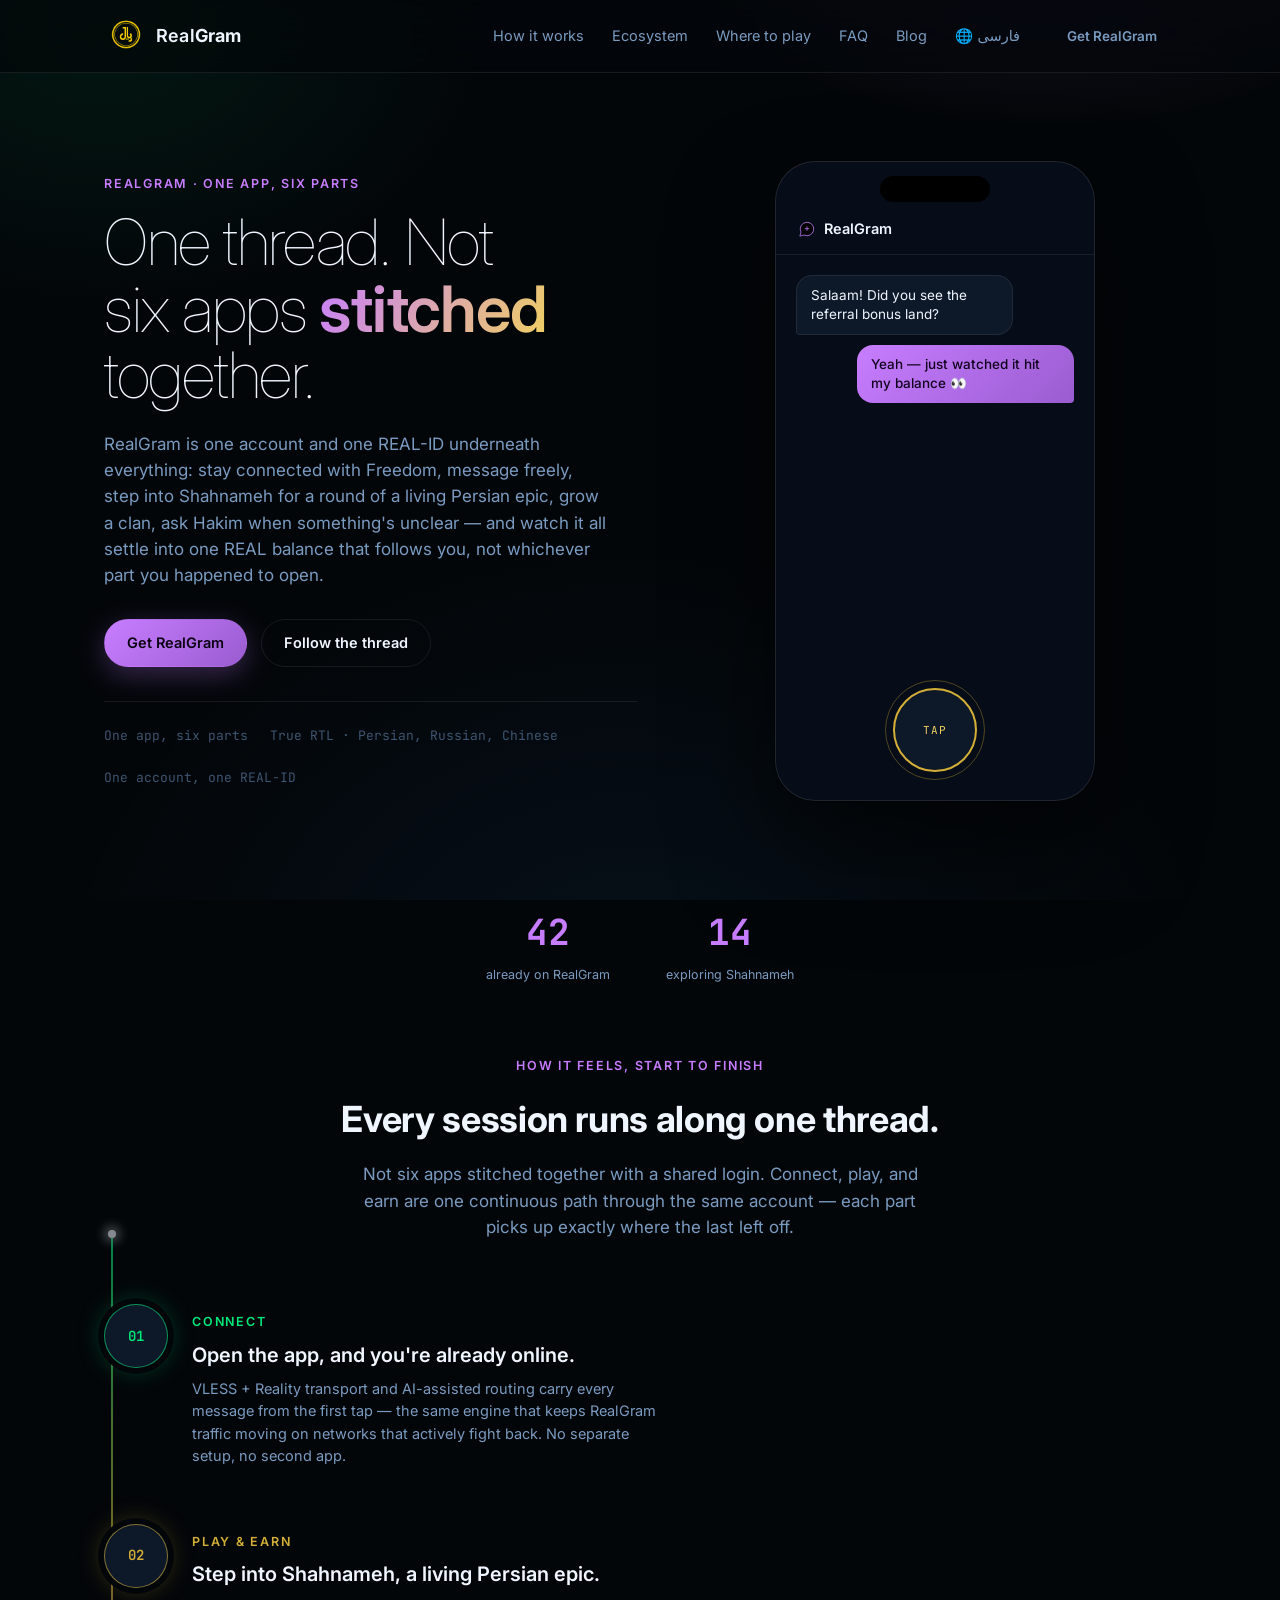
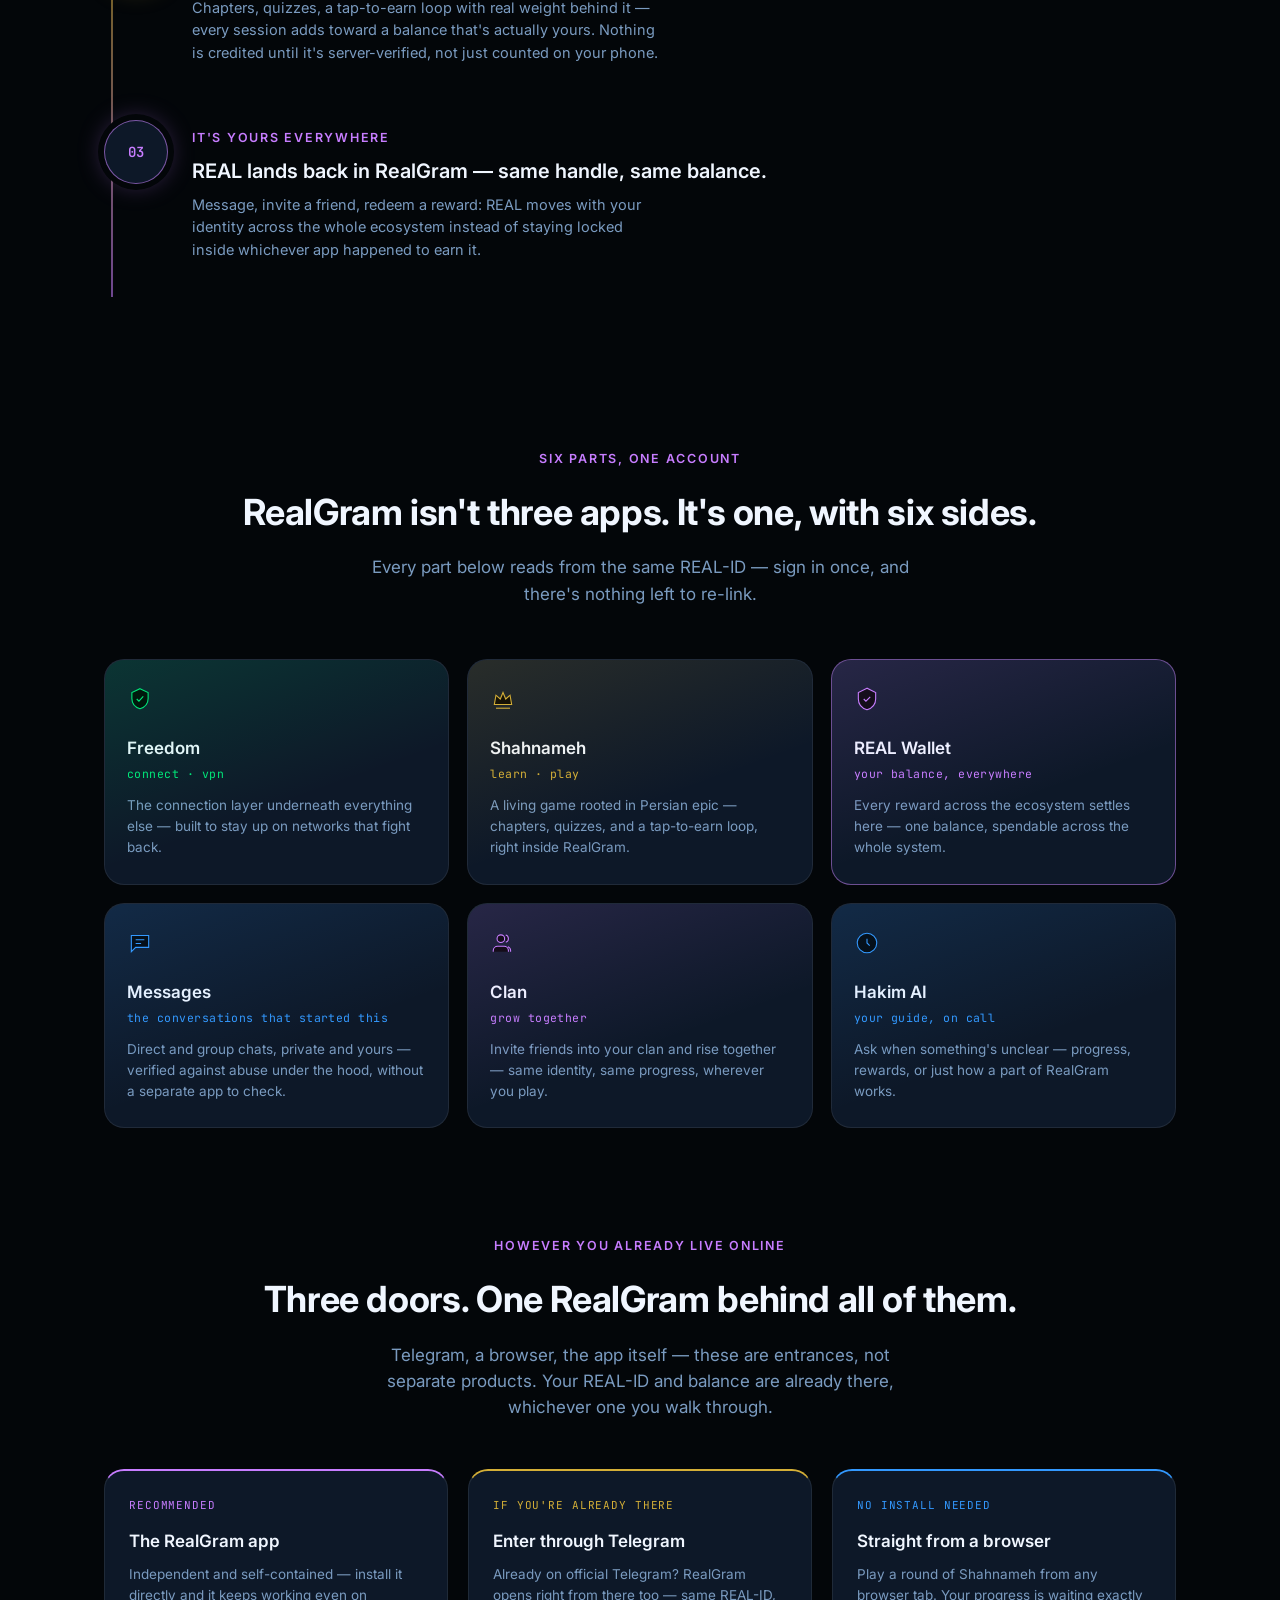
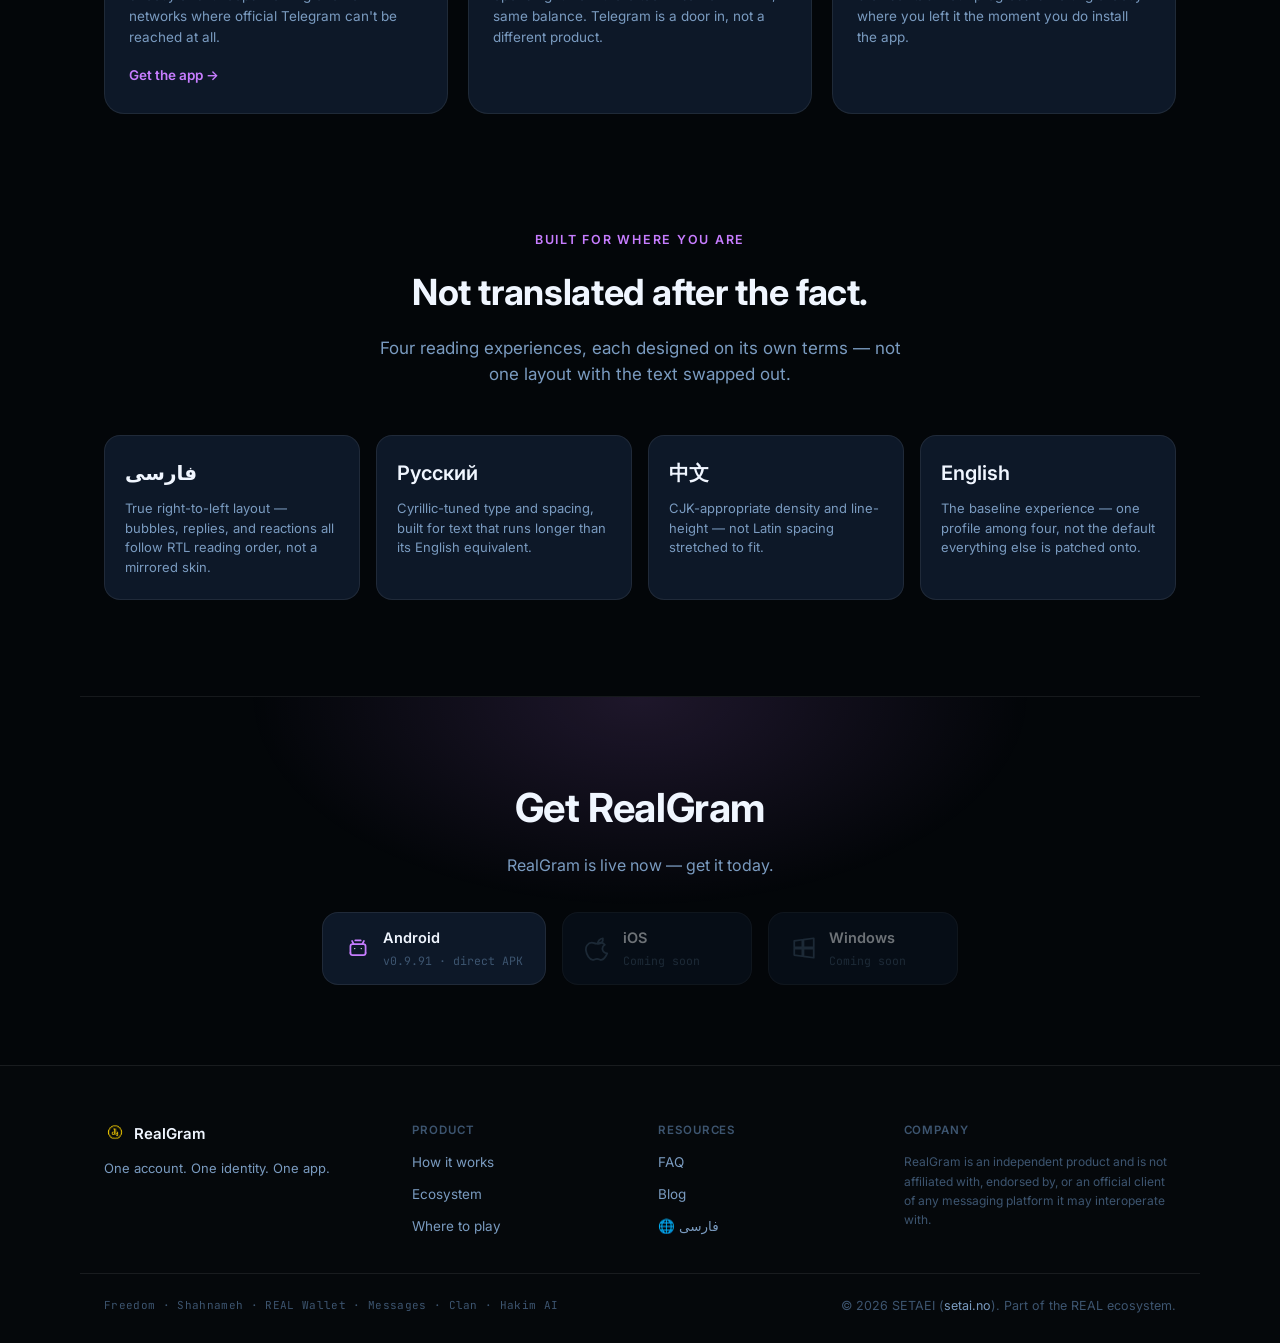
<file: index.html>
<!DOCTYPE html>
<html lang="en">
<head>
<!-- Google tag (gtag.js) -->
<script async src="https://www.googletagmanager.com/gtag/js?id=G-C6DPYN2MQZ"></script>
<script>
  window.dataLayer = window.dataLayer || [];
  function gtag(){dataLayer.push(arguments);}
  gtag('js', new Date());

  gtag('config', 'G-C6DPYN2MQZ');
</script>
<meta charset="UTF-8" />
<meta http-equiv="X-UA-Compatible" content="IE=edge" />
<meta name="viewport" content="width=device-width, initial-scale=1.0" />
<title>RealGram — One account. One identity. One app.</title>
<meta name="description" content="RealGram is one app built from six connected parts — Freedom (VPN), Shahnameh (learn &amp; play), REAL Wallet, Messages, Clan, and Hakim AI — all under one REAL-ID. Not six apps stitched together." />
<meta name="keywords" content="RealGram, REAL-ID, independent messaging app, earn while messaging, REAL economy, Persian messenger, multilingual chat app, secure messaging, Shahnameh" />
<meta name="theme-color" content="#030609" />
<link rel="canonical" href="https://realgram.no/" />
<link rel="alternate" hreflang="en" href="https://realgram.no/" />
<link rel="alternate" hreflang="fa" href="https://realgram.no/fa/" />
<link rel="alternate" hreflang="x-default" href="https://realgram.no/" />
<link rel="icon" type="image/png" href="/favicon.png" />

<meta property="og:type" content="website" />
<meta property="og:title" content="RealGram — One account. One identity. One app." />
<meta property="og:description" content="Six connected parts, one REAL-ID underneath: Freedom, Shahnameh, REAL Wallet, Messages, Clan, Hakim AI." />
<meta property="og:url" content="https://realgram.no/" />
<meta property="og:site_name" content="RealGram" />

<meta name="twitter:card" content="summary_large_image" />
<meta name="twitter:title" content="RealGram — One account. One identity. One app." />
<meta name="twitter:description" content="Six connected parts, one REAL-ID underneath." />

<link rel="preconnect" href="https://fonts.googleapis.com" />
<link rel="preconnect" href="https://fonts.gstatic.com" crossorigin />
<link href="https://fonts.googleapis.com/css2?family=Inter:wght@100;400;500;600;700&family=JetBrains+Mono:wght@400;500&display=swap" rel="stylesheet" />
<link rel="stylesheet" href="style.css" />
</head>
<body>
<a class="skip-link" href="#main-content">Skip to main content</a>
<div class="bg-field" aria-hidden="true"></div>
<canvas id="cinematicDust" class="cinematic-dust" aria-hidden="true"></canvas>

<header class="site-header">
  <div class="wrap header-inner">
    <a class="brand" href="/" aria-label="RealGram home">
      <img class="brand-mark" src="/brand/realtoken.png" width="44" height="44" alt="" aria-hidden="true">
      <span class="brand-word">Real<b>Gram</b></span>
    </a>
    <button class="nav-toggle" aria-expanded="false" aria-controls="site-nav">
      <span></span><span></span><span></span>
      <span class="sr-only">Menu</span>
    </button>
    <nav id="site-nav" class="site-nav" aria-label="Main">
      <a href="#journey">How it works</a>
      <a href="#ecosystem">Ecosystem</a>
      <a href="#platforms">Where to play</a>
      <a href="/faq.html">FAQ</a>
      <a href="/blog.html">Blog</a>
      <a href="/fa/" class="lang-switch" aria-label="تغییر به فارسی" title="فارسی"><span aria-hidden="true">🌐 فارسی</span></a>
      <a href="#get" class="btn btn-small">Get RealGram</a>
    </nav>
  </div>
</header>

<main id="main-content">

  <section class="hero wrap">
    <div class="hero-copy">
      <p class="eyebrow">RealGram · one app, six parts</p>
      <h1>One thread. Not<br>six apps <em>stitched</em> together.</h1>
      <p class="lead">RealGram is one account and one REAL-ID underneath
        everything: stay connected with Freedom, message freely, step into
        Shahnameh for a round of a living Persian epic, grow a clan, ask
        Hakim when something's unclear — and watch it all settle into one
        REAL balance that follows you, not whichever part you happened to
        open.</p>
      <div class="hero-actions">
        <a href="#get" class="btn btn-primary">Get RealGram</a>
        <a href="#journey" class="btn btn-ghost">Follow the thread</a>
      </div>
      <ul class="trust-row" aria-label="At a glance">
        <li>One app, six parts</li>
        <li>True RTL · Persian, Russian, Chinese</li>
        <li>One account, one REAL-ID</li>
      </ul>
    </div>

    <div class="hero-stage" aria-hidden="true">
      <div class="phone">
        <div class="notch"></div>
        <div class="phone-head">
          <svg class="ph-mark" viewBox="0 0 24 24"><path d="M7.9 20A9 9 0 1 0 4 16.1L2.5 21.5z"/><path d="M12 8.5v6"/><path d="M9 11.5h6"/></svg>
          <span>RealGram</span>
        </div>
        <div class="phone-body">
          <div class="bubble bubble-in">Salaam! Did you see the referral bonus land?</div>
          <div class="bubble bubble-out">Yeah — just watched it hit my balance 👀</div>
          <button class="tap-target" id="tapTarget" type="button" aria-label="Tap to preview an earn moment">
            <span class="tap-ring"></span>
            <span class="tap-label">TAP</span>
          </button>
          <div class="earn-toast" id="earnToast">+3 <span>REAL</span></div>
        </div>
      </div>
    </div>
  </section>

  <!-- STATS_START -- server-rendered by scripts/generate-blog.js from a
       live GET /public/stats call, real numbers only (no fabricated
       social proof) -- do not hand-edit the numbers, re-run the script. -->
  <section class="stats-strip wrap reveal">
    <div class="stat-item"><span class="stat-num">42</span><span class="stat-label">already on RealGram</span></div>
    <div class="stat-item"><span class="stat-num">14</span><span class="stat-label">exploring Shahnameh</span></div>
  </section>
  <!-- STATS_END -->

  <section id="journey" class="journey wrap">
    <p class="eyebrow center">How it feels, start to finish</p>
    <h2 class="center">Every session runs along one thread.</h2>
    <p class="lead center">Not six apps stitched together with a shared
      login. Connect, play, and earn are one continuous path through the
      same account — each part picks up exactly where the last left off.</p>

    <div class="thread-rail" aria-hidden="true"><span class="thread-pulse"></span></div>

    <ol class="waypoints">
      <li class="waypoint" style="--accent:#00E87A">
        <span class="waypoint-node"><span class="waypoint-index">01</span></span>
        <div class="waypoint-body">
          <p class="eyebrow">Connect</p>
          <h3>Open the app, and you're already online.</h3>
          <p>VLESS + Reality transport and AI-assisted routing carry every
            message from the first tap — the same engine that keeps RealGram
            traffic moving on networks that actively fight back. No separate
            setup, no second app.</p>
        </div>
      </li>
      <li class="waypoint" style="--accent:#D4AF37">
        <span class="waypoint-node"><span class="waypoint-index">02</span></span>
        <div class="waypoint-body">
          <p class="eyebrow">Play &amp; earn</p>
          <h3>Step into Shahnameh, a living Persian epic.</h3>
          <p>Chapters, quizzes, a tap-to-earn loop with real weight behind
            it — every session adds toward a balance that's actually yours.
            Nothing is credited until it's server-verified, not just
            counted on your phone.</p>
        </div>
      </li>
      <li class="waypoint" style="--accent:#C77DFF">
        <span class="waypoint-node"><span class="waypoint-index">03</span></span>
        <div class="waypoint-body">
          <p class="eyebrow">It's yours everywhere</p>
          <h3>REAL lands back in RealGram — same handle, same balance.</h3>
          <p>Message, invite a friend, redeem a reward: REAL moves with your
            identity across the whole ecosystem instead of staying locked
            inside whichever app happened to earn it.</p>
        </div>
      </li>
    </ol>
  </section>

  <section id="ecosystem" class="blend wrap">
    <div class="reveal">
      <p class="eyebrow center">Six parts, one account</p>
      <h2 class="center">RealGram isn't three apps. It's one, with six sides.</h2>
      <p class="lead center">Every part below reads from the same REAL-ID —
        sign in once, and there's nothing left to re-link.</p>
    </div>

    <div class="blend-grid blend-grid-6 reveal">
      <div class="blend-card" style="--accent:#00E87A">
        <svg viewBox="0 0 24 24"><path d="M12 2.5l7.5 3.5v5.5c0 4.8-3.2 8.1-7.5 9.5-4.3-1.4-7.5-4.7-7.5-9.5V6z"/><path d="M9 12l2 2 4-4.4"/></svg>
        <h3>Freedom</h3>
        <p class="role">connect · vpn</p>
        <p>The connection layer underneath everything else — built to stay
          up on networks that fight back.</p>
      </div>
      <div class="blend-card" style="--accent:#D4AF37">
        <svg viewBox="0 0 24 24"><path d="M4 17 L5.5 8.5 L9.5 12 L12 6 L14.5 12 L18.5 8.5 L20 17 Z"/><path d="M5.5 20.5h13"/></svg>
        <h3>Shahnameh</h3>
        <p class="role">learn · play</p>
        <p>A living game rooted in Persian epic — chapters, quizzes, and a
          tap-to-earn loop, right inside RealGram.</p>
      </div>
      <div class="blend-card is-you" style="--accent:#C77DFF">
        <svg viewBox="0 0 24 24"><path d="M12 2 L4 6v6c0 5 3.5 8.5 8 10 4.5-1.5 8-5 8-10V6z"/><path d="M9 12l2 2 4-4"/></svg>
        <h3>REAL Wallet</h3>
        <p class="role">your balance, everywhere</p>
        <p>Every reward across the ecosystem settles here — one balance,
          spendable across the whole system.</p>
      </div>
      <div class="blend-card" style="--accent:#3399FF">
        <svg viewBox="0 0 24 24"><path d="M4 5h16v11H8l-4 4z"/><path d="M8 9h8M8 12.5h5"/></svg>
        <h3>Messages</h3>
        <p class="role">the conversations that started this</p>
        <p>Direct and group chats, private and yours — verified against
          abuse under the hood, without a separate app to check.</p>
      </div>
      <div class="blend-card" style="--accent:#C77DFF">
        <svg viewBox="0 0 24 24"><path d="M17 20v-1a4 4 0 0 0-4-4H7a4 4 0 0 0-4 4v1"/><circle cx="10" cy="8" r="3.5"/><path d="M19 20v-1a3.8 3.8 0 0 0-2.5-3.6"/><path d="M14.5 4.7A3.5 3.5 0 0 1 17 8a3.5 3.5 0 0 1-2.4 3.3"/></svg>
        <h3>Clan</h3>
        <p class="role">grow together</p>
        <p>Invite friends into your clan and rise together — same identity,
          same progress, wherever you play.</p>
      </div>
      <div class="blend-card" style="--accent:#3399FF">
        <svg viewBox="0 0 24 24"><circle cx="12" cy="12" r="9"/><path d="M12 8v4l2.5 2.5"/></svg>
        <h3>Hakim AI</h3>
        <p class="role">your guide, on call</p>
        <p>Ask when something's unclear — progress, rewards, or just how a
          part of RealGram works.</p>
      </div>
    </div>
  </section>

  <section id="platforms" class="platforms wrap">
    <div class="reveal">
      <p class="eyebrow center">However you already live online</p>
      <h2 class="center">Three doors. One RealGram behind all of them.</h2>
      <p class="lead center">Telegram, a browser, the app itself — these are
        entrances, not separate products. Your REAL-ID and balance are
        already there, whichever one you walk through.</p>
    </div>

    <div class="platform-grid reveal">
      <div class="platform-card" style="--accent:#C77DFF">
        <p class="platform-tag">Recommended</p>
        <h3>The RealGram app</h3>
        <p>Independent and self-contained — install it directly and it
          keeps working even on networks where official Telegram can't be
          reached at all.</p>
        <a href="#get" class="platform-link">Get the app →</a>
      </div>
      <div class="platform-card" style="--accent:#D4AF37">
        <p class="platform-tag">If you're already there</p>
        <h3>Enter through Telegram</h3>
        <p>Already on official Telegram? RealGram opens right from there
          too — same REAL-ID, same balance. Telegram is a door in, not a
          different product.</p>
      </div>
      <div class="platform-card" style="--accent:#3399FF">
        <p class="platform-tag">No install needed</p>
        <h3>Straight from a browser</h3>
        <p>Play a round of Shahnameh from any browser tab. Your progress is
          waiting exactly where you left it the moment you do install the
          app.</p>
      </div>
    </div>
  </section>

  <section id="global" class="locale wrap">
    <div class="reveal">
      <p class="eyebrow center">Built for where you are</p>
      <h2 class="center">Not translated after the fact.</h2>
      <p class="lead center">Four reading experiences, each designed on its
        own terms — not one layout with the text swapped out.</p>
    </div>

    <div class="locale-grid reveal">
      <div class="locale-card">
        <p class="locale-name">فارسی</p>
        <p class="locale-desc">True right-to-left layout — bubbles, replies,
          and reactions all follow RTL reading order, not a mirrored skin.</p>
      </div>
      <div class="locale-card">
        <p class="locale-name">Русский</p>
        <p class="locale-desc">Cyrillic-tuned type and spacing, built for
          text that runs longer than its English equivalent.</p>
      </div>
      <div class="locale-card">
        <p class="locale-name">中文</p>
        <p class="locale-desc">CJK-appropriate density and line-height —
          not Latin spacing stretched to fit.</p>
      </div>
      <div class="locale-card">
        <p class="locale-name">English</p>
        <p class="locale-desc">The baseline experience — one profile among
          four, not the default everything else is patched onto.</p>
      </div>
    </div>
  </section>

  <section id="get" class="cta-band wrap">
    <h2>Get RealGram</h2>
    <p>RealGram is live now — get it today.</p>
    <div class="platform-downloads">
      <a href="https://api.realgram.no/download/setalink-latest.apk" class="platform-dl-btn">
        <svg viewBox="0 0 24 24" aria-hidden="true"><path d="M5 16.5v-6a2 2 0 0 1 2-2h10a2 2 0 0 1 2 2v6"/><path d="M5 16.5a2 2 0 0 0 2 2h10a2 2 0 0 0 2-2"/><path d="M8 8.5 6.5 5.5M16 8.5l1.5-3M9.5 5h5"/><circle cx="9" cy="12.5" r=".6" fill="currentColor" stroke="none"/><circle cx="15" cy="12.5" r=".6" fill="currentColor" stroke="none"/></svg>
        <span class="platform-dl-text"><span class="platform-dl-name">Android</span><span class="platform-dl-version">v0.9.91 · direct APK</span></span>
      </a>
      <div class="platform-dl-btn is-disabled" aria-disabled="true" title="Coming soon">
        <svg viewBox="0 0 24 24" aria-hidden="true"><path d="M16.5 3c.3 1.4-.2 2.8-1 3.7-.9 1-2.3 1.7-3.6 1.6-.2-1.3.4-2.7 1.2-3.6.9-1 2.4-1.6 3.4-1.7z"/><path d="M20.5 17c-.5 1.2-.8 1.8-1.5 2.8-1 1.4-2.3 3.2-4 3.2-1.5 0-1.9-1-3.9-1s-2.5 1-4 1c-1.7 0-3-1.6-4-3-2.6-3.7-2.9-8.1-1.3-10.4C3 8 4.7 7 6.3 7c1.6 0 2.6 1 4 1 1.3 0 2.1-1 4-1 1.4 0 2.9.7 4 2-3.5 2-2.9 7.3 2.2 8z"/></svg>
        <span class="platform-dl-text"><span class="platform-dl-name">iOS</span><span class="platform-dl-version">Coming soon</span></span>
      </div>
      <div class="platform-dl-btn is-disabled" aria-disabled="true" title="Coming soon">
        <svg viewBox="0 0 24 24" aria-hidden="true"><path d="M3 5.5 10.5 4.4V11.5H3z"/><path d="M11.5 4.3 21 3v8.5h-9.5z"/><path d="M3 12.5h7.5v7.1L3 18.5z"/><path d="M11.5 12.5H21V21l-9.5-1.3z"/></svg>
        <span class="platform-dl-text"><span class="platform-dl-name">Windows</span><span class="platform-dl-version">Coming soon</span></span>
      </div>
    </div>
  </section>

</main>

<footer class="site-footer">
  <div class="wrap footer-grid">
    <div class="footer-col">
      <span class="footer-brand"><img class="footer-brand-mark" src="/brand/realtoken.png" alt="" loading="lazy" /> RealGram</span>
      <p class="footer-tagline">One account. One identity. One app.</p>
    </div>
    <div class="footer-col">
      <p class="footer-col-title">Product</p>
      <a href="/#journey">How it works</a>
      <a href="/#ecosystem">Ecosystem</a>
      <a href="/#platforms">Where to play</a>
    </div>
    <div class="footer-col">
      <p class="footer-col-title">Resources</p>
      <a href="/faq.html">FAQ</a>
      <a href="/blog.html">Blog</a>
      <a href="/fa/" class="lang-switch" aria-label="تغییر به فارسی" title="فارسی"><span aria-hidden="true">🌐 فارسی</span></a>
    </div>
    <div class="footer-col">
      <p class="footer-col-title">Company</p>
      <p class="footer-fine">RealGram is an independent product and is not
        affiliated with, endorsed by, or an official client of any messaging
        platform it may interoperate with.</p>
    </div>
  </div>
  <div class="wrap footer-bottom">
    <p class="footer-parts">Freedom · Shahnameh · REAL Wallet · Messages · Clan · Hakim AI</p>
    <p class="footer-copy">© 2026 SETAEI (<a href="https://www.setai.no">setai.no</a>). Part of the REAL ecosystem.</p>
  </div>
</footer>

<script src="app.js"></script>
</body>
</html>
</file>
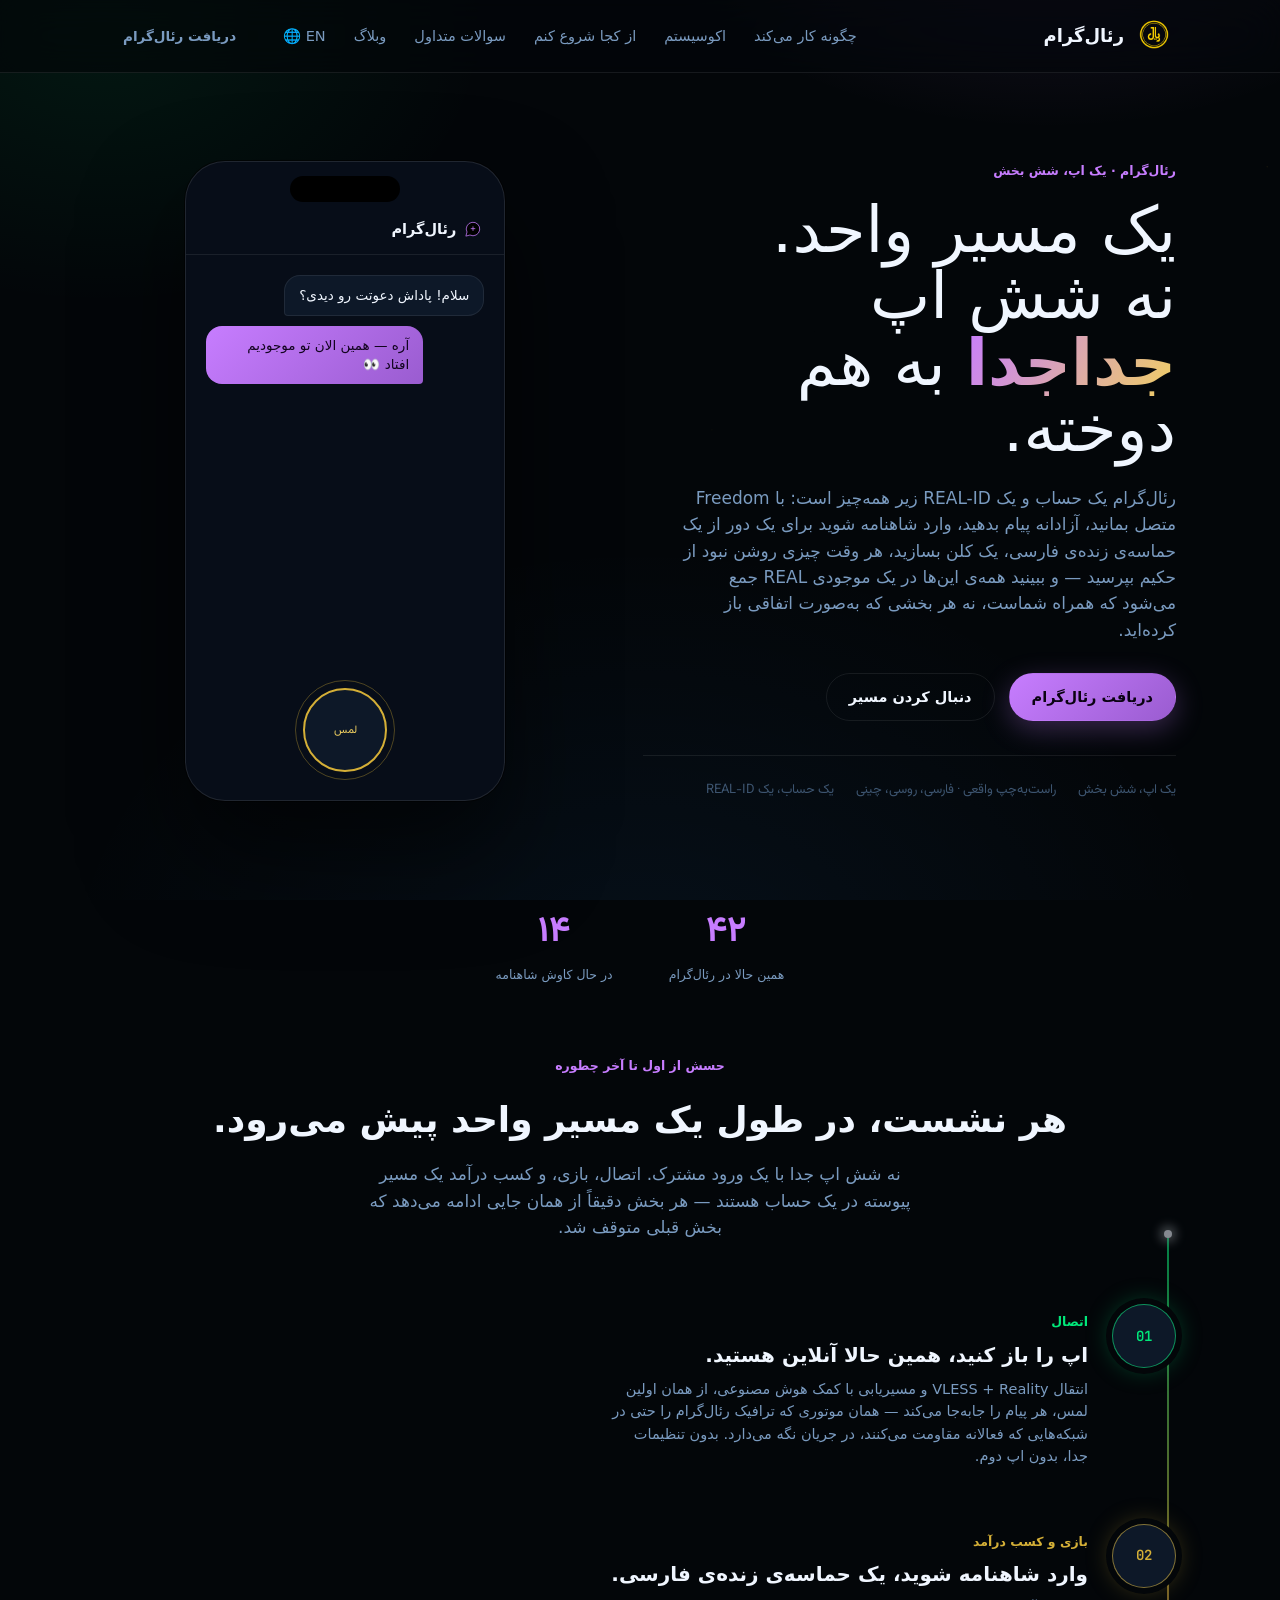
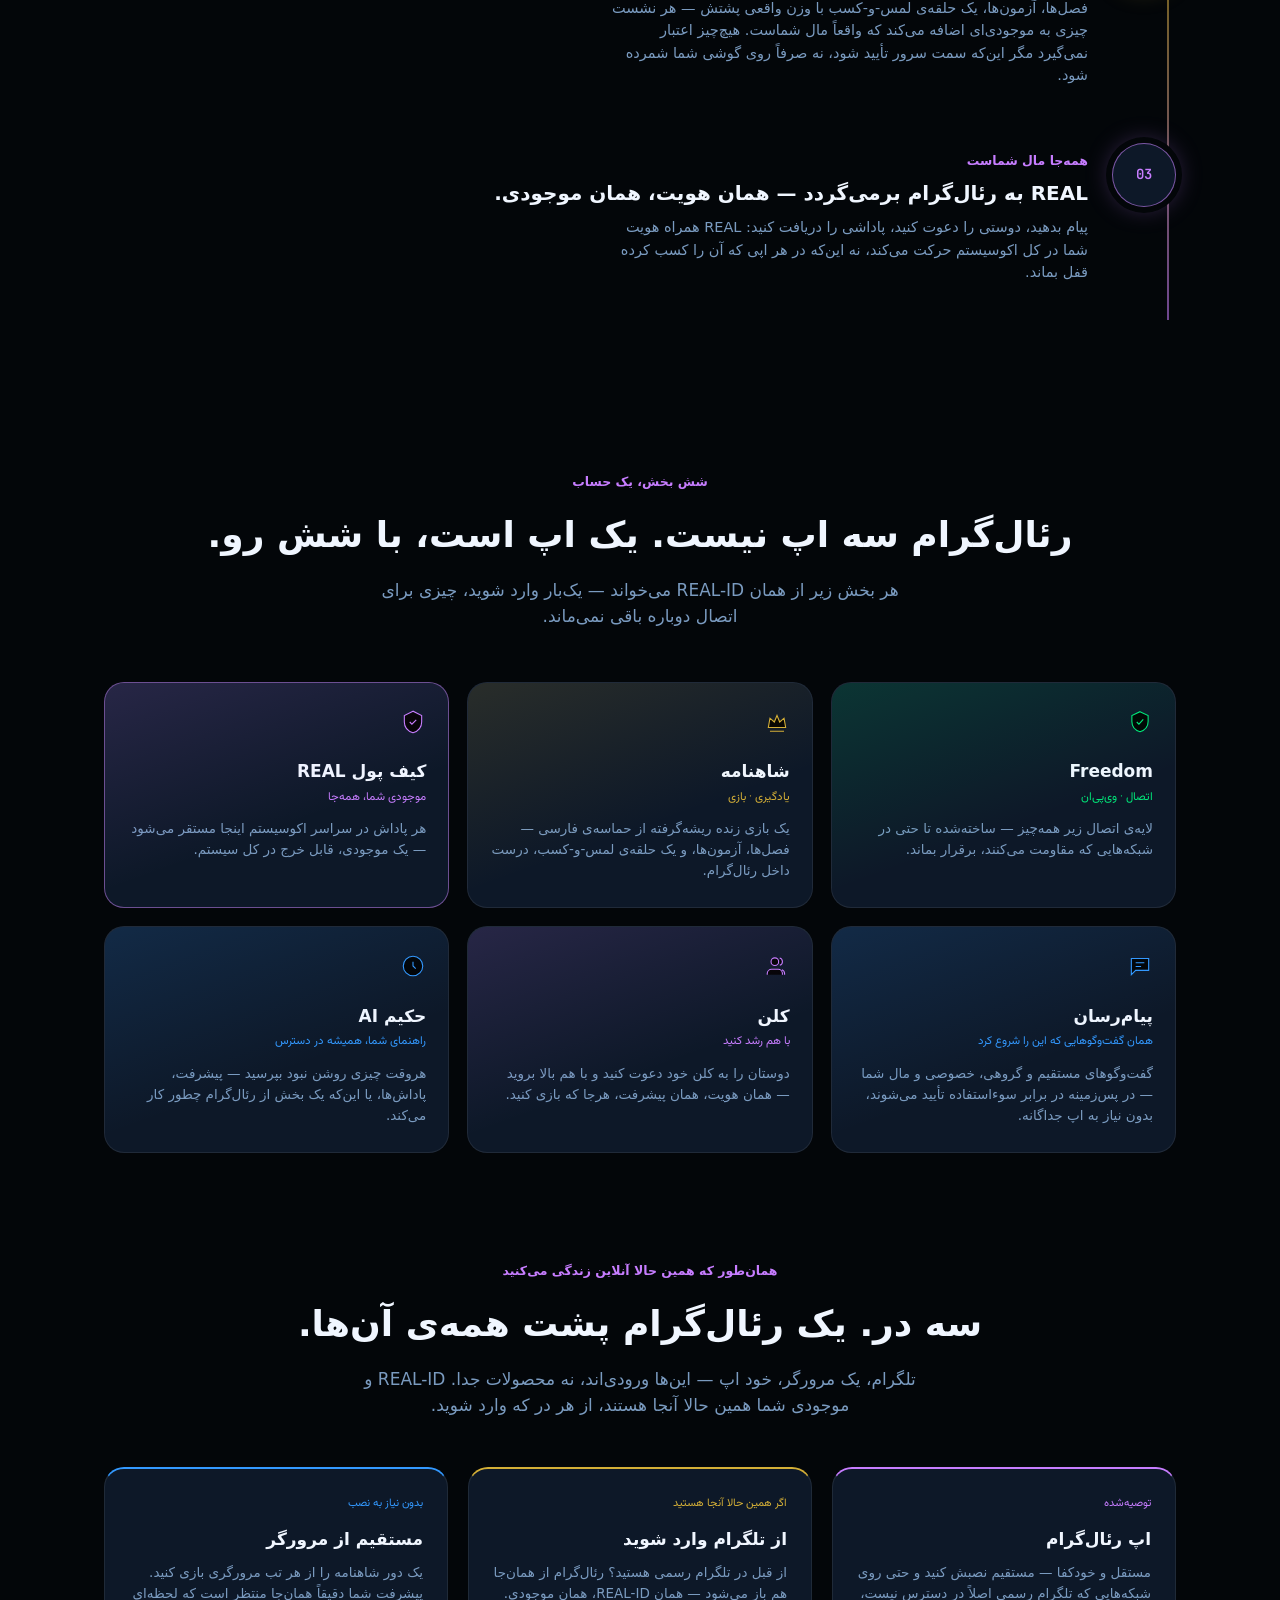
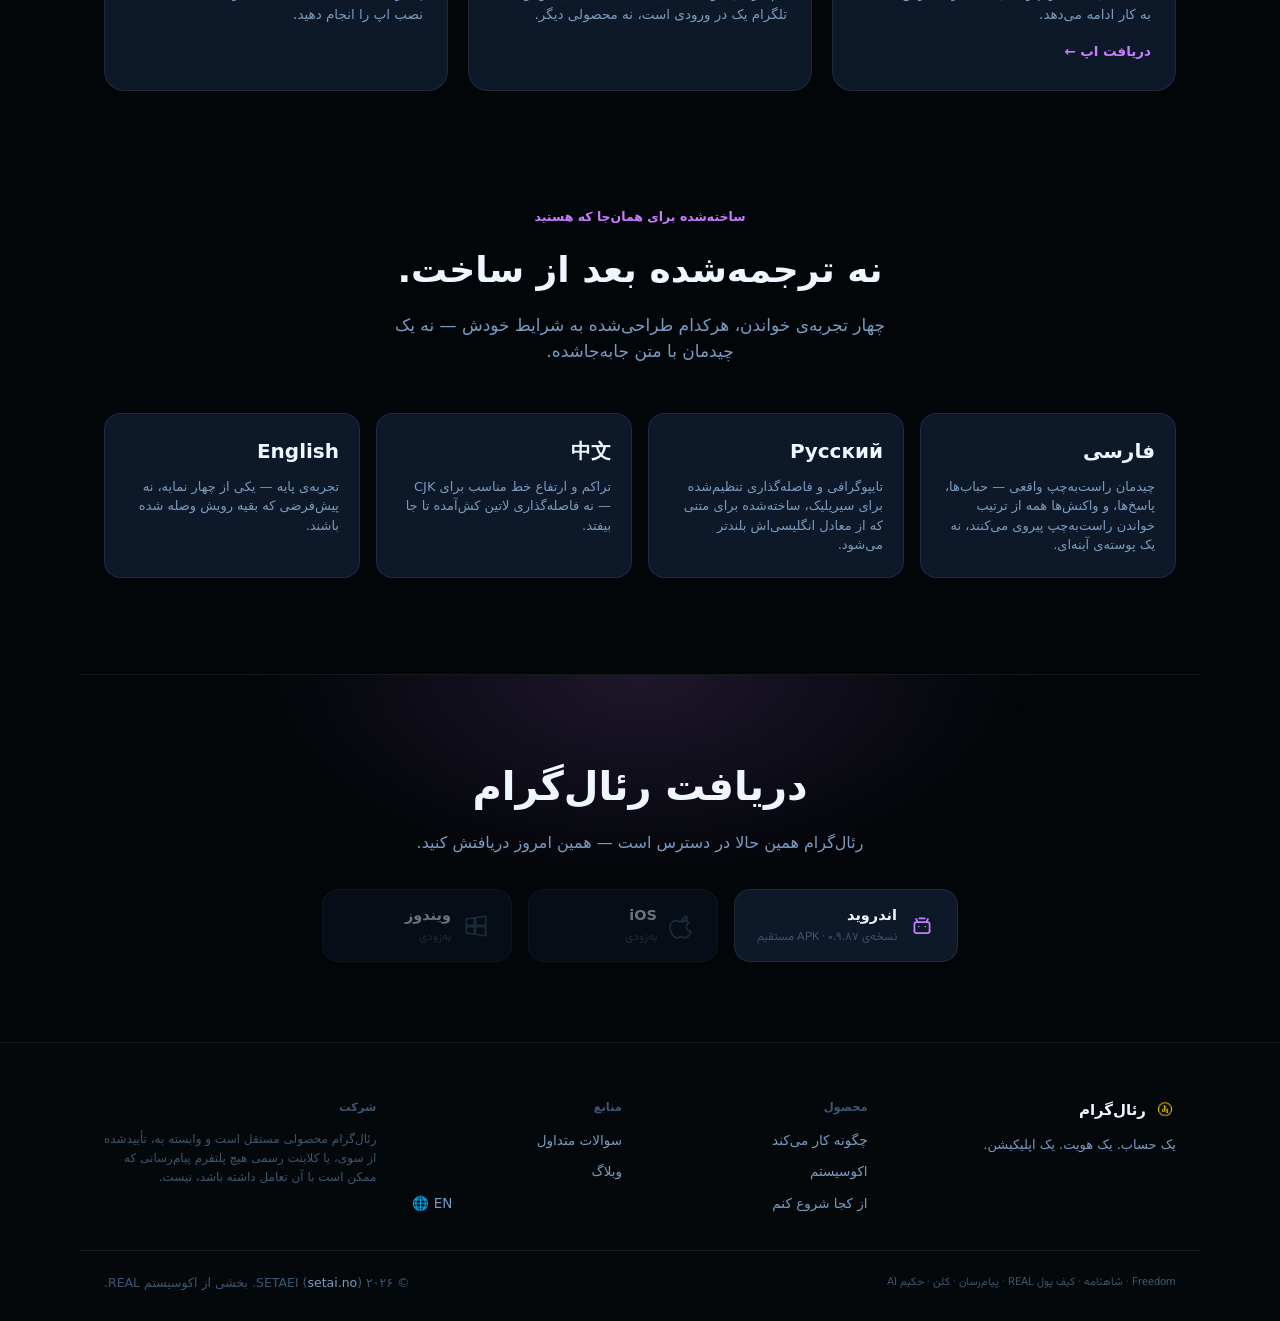
<file: fa/index.html>
<!DOCTYPE html>
<html lang="fa" dir="rtl">
<head>
<!-- Google tag (gtag.js) -->
<script async src="https://www.googletagmanager.com/gtag/js?id=G-C6DPYN2MQZ"></script>
<script>
  window.dataLayer = window.dataLayer || [];
  function gtag(){dataLayer.push(arguments);}
  gtag('js', new Date());

  gtag('config', 'G-C6DPYN2MQZ');
</script>
<meta charset="UTF-8" />
<meta http-equiv="X-UA-Compatible" content="IE=edge" />
<meta name="viewport" content="width=device-width, initial-scale=1.0" />
<title>رئال‌گرام — یک حساب. یک هویت. یک اپلیکیشن.</title>
<meta name="description" content="رئال‌گرام یک اپلیکیشن با شش بخش به‌هم‌پیوسته است — Freedom (وی‌پی‌ان)، شاهنامه (یادگیری و بازی)، کیف پول REAL، پیام‌رسان، کلن، و هوش مصنوعی حکیم — همه زیر یک REAL-ID. نه شش اپ جدا که به هم وصل شده باشند." />
<meta name="keywords" content="رئال‌گرام, REAL-ID, پیام‌رسان مستقل, پیام‌رسان فارسی, اقتصاد REAL, شاهنامه, پیام‌رسان امن" />
<meta name="theme-color" content="#030609" />
<link rel="canonical" href="https://realgram.no/fa/" />
<link rel="alternate" hreflang="en" href="https://realgram.no/" />
<link rel="alternate" hreflang="fa" href="https://realgram.no/fa/" />
<link rel="alternate" hreflang="x-default" href="https://realgram.no/" />
<link rel="icon" type="image/png" href="/favicon.png" />

<meta property="og:type" content="website" />
<meta property="og:title" content="رئال‌گرام — یک حساب. یک هویت. یک اپلیکیشن." />
<meta property="og:description" content="شش بخش به‌هم‌پیوسته، یک REAL-ID زیر همه‌شان: Freedom، شاهنامه، کیف پول REAL، پیام‌رسان، کلن، حکیم." />
<meta property="og:url" content="https://realgram.no/fa/" />
<meta property="og:site_name" content="RealGram" />
<meta property="og:locale" content="fa_IR" />

<meta name="twitter:card" content="summary_large_image" />
<meta name="twitter:title" content="رئال‌گرام — یک حساب. یک هویت. یک اپلیکیشن." />
<meta name="twitter:description" content="شش بخش به‌هم‌پیوسته، یک REAL-ID زیر همه‌شان." />

<link rel="preconnect" href="https://fonts.googleapis.com" />
<link rel="preconnect" href="https://fonts.gstatic.com" crossorigin />
<link href="https://fonts.googleapis.com/css2?family=Vazirmatn:wght@100;400;500;600;700&family=JetBrains+Mono:wght@400;500&display=swap" rel="stylesheet" />
<link rel="stylesheet" href="/style.css" />
</head>
<body>
<a class="skip-link" href="#main-content">رفتن به محتوای اصلی</a>
<div class="bg-field" aria-hidden="true"></div>
<canvas id="cinematicDust" class="cinematic-dust" aria-hidden="true"></canvas>

<header class="site-header">
  <div class="wrap header-inner">
    <a class="brand" href="/fa/" aria-label="خانه رئال‌گرام">
      <img class="brand-mark" src="/brand/realtoken.png" width="44" height="44" alt="" aria-hidden="true">
      <span class="brand-word"><b>رئال‌گرام</b></span>
    </a>
    <button class="nav-toggle" aria-expanded="false" aria-controls="site-nav">
      <span></span><span></span><span></span>
      <span class="sr-only">منو</span>
    </button>
    <nav id="site-nav" class="site-nav" aria-label="منوی اصلی">
      <a href="#journey">چگونه کار می‌کند</a>
      <a href="#ecosystem">اکوسیستم</a>
      <a href="#platforms">از کجا شروع کنم</a>
      <a href="/fa/faq.html">سوالات متداول</a>
      <a href="/fa/blog.html">وبلاگ</a>
      <a href="/" class="lang-switch" aria-label="Switch to English" title="English"><span aria-hidden="true">🌐 EN</span></a>
      <a href="#get" class="btn btn-small">دریافت رئال‌گرام</a>
    </nav>
  </div>
</header>

<main id="main-content">

  <section class="hero wrap">
    <div class="hero-copy">
      <p class="eyebrow">رئال‌گرام · یک اپ، شش بخش</p>
      <h1>یک مسیر واحد.<br>نه شش اپ <em>جداجدا</em> به هم دوخته.</h1>
      <p class="lead">رئال‌گرام یک حساب و یک REAL-ID زیر همه‌چیز است: با
        Freedom متصل بمانید، آزادانه پیام بدهید، وارد شاهنامه شوید برای
        یک دور از یک حماسه‌ی زنده‌ی فارسی، یک کلن بسازید، هر وقت چیزی
        روشن نبود از حکیم بپرسید — و ببینید همه‌ی این‌ها در یک موجودی
        REAL جمع می‌شود که همراه شماست، نه هر بخشی که به‌صورت اتفاقی باز
        کرده‌اید.</p>
      <div class="hero-actions">
        <a href="#get" class="btn btn-primary">دریافت رئال‌گرام</a>
        <a href="#journey" class="btn btn-ghost">دنبال کردن مسیر</a>
      </div>
      <ul class="trust-row" aria-label="در یک نگاه">
        <li>یک اپ، شش بخش</li>
        <li>راست‌به‌چپ واقعی · فارسی، روسی، چینی</li>
        <li>یک حساب، یک REAL-ID</li>
      </ul>
    </div>

    <div class="hero-stage" aria-hidden="true">
      <div class="phone">
        <div class="notch"></div>
        <div class="phone-head">
          <svg class="ph-mark" viewBox="0 0 24 24"><path d="M7.9 20A9 9 0 1 0 4 16.1L2.5 21.5z"/><path d="M12 8.5v6"/><path d="M9 11.5h6"/></svg>
          <span>رئال‌گرام</span>
        </div>
        <div class="phone-body">
          <div class="bubble bubble-in">سلام! پاداش دعوتت رو دیدی؟</div>
          <div class="bubble bubble-out">آره — همین الان تو موجودیم افتاد 👀</div>
          <button class="tap-target" id="tapTarget" type="button" aria-label="لمس کنید تا یک لحظه‌ی کسب پاداش را ببینید">
            <span class="tap-ring"></span>
            <span class="tap-label">لمس</span>
          </button>
          <div class="earn-toast" id="earnToast">+۳ <span>REAL</span></div>
        </div>
      </div>
    </div>
  </section>

  <!-- STATS_START_FA -- server-rendered by scripts/generate-blog.js from a
       live GET /public/stats call, real numbers only -- do not hand-edit
       the numbers, re-run the script. -->
  <section class="stats-strip wrap reveal">
    <div class="stat-item"><span class="stat-num">۴۲</span><span class="stat-label">همین حالا در رئال‌گرام</span></div>
    <div class="stat-item"><span class="stat-num">۱۴</span><span class="stat-label">در حال کاوش شاهنامه</span></div>
  </section>
  <!-- STATS_END_FA -->

  <section id="journey" class="journey wrap">
    <p class="eyebrow center">حسش از اول تا آخر چطوره</p>
    <h2 class="center">هر نشست، در طول یک مسیر واحد پیش می‌رود.</h2>
    <p class="lead center">نه شش اپ جدا با یک ورود مشترک. اتصال، بازی، و
      کسب درآمد یک مسیر پیوسته در یک حساب هستند — هر بخش دقیقاً از همان
      جایی ادامه می‌دهد که بخش قبلی متوقف شد.</p>

    <div class="thread-rail" aria-hidden="true"><span class="thread-pulse"></span></div>

    <ol class="waypoints">
      <li class="waypoint" style="--accent:#00E87A">
        <span class="waypoint-node"><span class="waypoint-index">01</span></span>
        <div class="waypoint-body">
          <p class="eyebrow">اتصال</p>
          <h3>اپ را باز کنید، همین حالا آنلاین هستید.</h3>
          <p>انتقال VLESS + Reality و مسیریابی با کمک هوش مصنوعی، از همان
            اولین لمس، هر پیام را جابه‌جا می‌کند — همان موتوری که ترافیک
            رئال‌گرام را حتی در شبکه‌هایی که فعالانه مقاومت می‌کنند، در
            جریان نگه می‌دارد. بدون تنظیمات جدا، بدون اپ دوم.</p>
        </div>
      </li>
      <li class="waypoint" style="--accent:#D4AF37">
        <span class="waypoint-node"><span class="waypoint-index">02</span></span>
        <div class="waypoint-body">
          <p class="eyebrow">بازی و کسب درآمد</p>
          <h3>وارد شاهنامه شوید، یک حماسه‌ی زنده‌ی فارسی.</h3>
          <p>فصل‌ها، آزمون‌ها، یک حلقه‌ی لمس-و-کسب با وزن واقعی پشتش —
            هر نشست چیزی به موجودی‌ای اضافه می‌کند که واقعاً مال شماست.
            هیچ‌چیز اعتبار نمی‌گیرد مگر این‌که سمت سرور تأیید شود، نه
            صرفاً روی گوشی شما شمرده شود.</p>
        </div>
      </li>
      <li class="waypoint" style="--accent:#C77DFF">
        <span class="waypoint-node"><span class="waypoint-index">03</span></span>
        <div class="waypoint-body">
          <p class="eyebrow">همه‌جا مال شماست</p>
          <h3>REAL به رئال‌گرام برمی‌گردد — همان هویت، همان موجودی.</h3>
          <p>پیام بدهید، دوستی را دعوت کنید، پاداشی را دریافت کنید: REAL
            همراه هویت شما در کل اکوسیستم حرکت می‌کند، نه این‌که در هر
            اپی که آن را کسب کرده قفل بماند.</p>
        </div>
      </li>
    </ol>
  </section>

  <section id="ecosystem" class="blend wrap">
    <div class="reveal">
      <p class="eyebrow center">شش بخش، یک حساب</p>
      <h2 class="center">رئال‌گرام سه اپ نیست. یک اپ است، با شش رو.</h2>
      <p class="lead center">هر بخش زیر از همان REAL-ID می‌خواند —
        یک‌بار وارد شوید، چیزی برای اتصال دوباره باقی نمی‌ماند.</p>
    </div>

    <div class="blend-grid blend-grid-6 reveal">
      <div class="blend-card" style="--accent:#00E87A">
        <svg viewBox="0 0 24 24"><path d="M12 2.5l7.5 3.5v5.5c0 4.8-3.2 8.1-7.5 9.5-4.3-1.4-7.5-4.7-7.5-9.5V6z"/><path d="M9 12l2 2 4-4.4"/></svg>
        <h3>Freedom</h3>
        <p class="role">اتصال · وی‌پی‌ان</p>
        <p>لایه‌ی اتصال زیر همه‌چیز — ساخته‌شده تا حتی در شبکه‌هایی که
          مقاومت می‌کنند، برقرار بماند.</p>
      </div>
      <div class="blend-card" style="--accent:#D4AF37">
        <svg viewBox="0 0 24 24"><path d="M4 17 L5.5 8.5 L9.5 12 L12 6 L14.5 12 L18.5 8.5 L20 17 Z"/><path d="M5.5 20.5h13"/></svg>
        <h3>شاهنامه</h3>
        <p class="role">یادگیری · بازی</p>
        <p>یک بازی زنده ریشه‌گرفته از حماسه‌ی فارسی — فصل‌ها، آزمون‌ها،
          و یک حلقه‌ی لمس-و-کسب، درست داخل رئال‌گرام.</p>
      </div>
      <div class="blend-card is-you" style="--accent:#C77DFF">
        <svg viewBox="0 0 24 24"><path d="M12 2 L4 6v6c0 5 3.5 8.5 8 10 4.5-1.5 8-5 8-10V6z"/><path d="M9 12l2 2 4-4"/></svg>
        <h3>کیف پول REAL</h3>
        <p class="role">موجودی شما، همه‌جا</p>
        <p>هر پاداش در سراسر اکوسیستم اینجا مستقر می‌شود — یک موجودی،
          قابل خرج در کل سیستم.</p>
      </div>
      <div class="blend-card" style="--accent:#3399FF">
        <svg viewBox="0 0 24 24"><path d="M4 5h16v11H8l-4 4z"/><path d="M8 9h8M8 12.5h5"/></svg>
        <h3>پیام‌رسان</h3>
        <p class="role">همان گفت‌وگوهایی که این را شروع کرد</p>
        <p>گفت‌وگوهای مستقیم و گروهی، خصوصی و مال شما — در پس‌زمینه در
          برابر سوءاستفاده تأیید می‌شوند، بدون نیاز به اپ جداگانه.</p>
      </div>
      <div class="blend-card" style="--accent:#C77DFF">
        <svg viewBox="0 0 24 24"><path d="M17 20v-1a4 4 0 0 0-4-4H7a4 4 0 0 0-4 4v1"/><circle cx="10" cy="8" r="3.5"/><path d="M19 20v-1a3.8 3.8 0 0 0-2.5-3.6"/><path d="M14.5 4.7A3.5 3.5 0 0 1 17 8a3.5 3.5 0 0 1-2.4 3.3"/></svg>
        <h3>کلن</h3>
        <p class="role">با هم رشد کنید</p>
        <p>دوستان را به کلن خود دعوت کنید و با هم بالا بروید — همان
          هویت، همان پیشرفت، هرجا که بازی کنید.</p>
      </div>
      <div class="blend-card" style="--accent:#3399FF">
        <svg viewBox="0 0 24 24"><circle cx="12" cy="12" r="9"/><path d="M12 8v4l2.5 2.5"/></svg>
        <h3>حکیم AI</h3>
        <p class="role">راهنمای شما، همیشه در دسترس</p>
        <p>هروقت چیزی روشن نبود بپرسید — پیشرفت، پاداش‌ها، یا این‌که یک
          بخش از رئال‌گرام چطور کار می‌کند.</p>
      </div>
    </div>
  </section>

  <section id="platforms" class="platforms wrap">
    <div class="reveal">
      <p class="eyebrow center">همان‌طور که همین حالا آنلاین زندگی می‌کنید</p>
      <h2 class="center">سه در. یک رئال‌گرام پشت همه‌ی آن‌ها.</h2>
      <p class="lead center">تلگرام، یک مرورگر، خود اپ — این‌ها ورودی‌اند،
        نه محصولات جدا. REAL-ID و موجودی شما همین حالا آنجا هستند، از هر
        در که وارد شوید.</p>
    </div>

    <div class="platform-grid reveal">
      <div class="platform-card" style="--accent:#C77DFF">
        <p class="platform-tag">توصیه‌شده</p>
        <h3>اپ رئال‌گرام</h3>
        <p>مستقل و خودکفا — مستقیم نصبش کنید و حتی روی شبکه‌هایی که
          تلگرام رسمی اصلاً در دسترس نیست، به کار ادامه می‌دهد.</p>
        <a href="#get" class="platform-link">دریافت اپ ←</a>
      </div>
      <div class="platform-card" style="--accent:#D4AF37">
        <p class="platform-tag">اگر همین حالا آنجا هستید</p>
        <h3>از تلگرام وارد شوید</h3>
        <p>از قبل در تلگرام رسمی هستید؟ رئال‌گرام از همان‌جا هم باز
          می‌شود — همان REAL-ID، همان موجودی. تلگرام یک در ورودی است، نه
          محصولی دیگر.</p>
      </div>
      <div class="platform-card" style="--accent:#3399FF">
        <p class="platform-tag">بدون نیاز به نصب</p>
        <h3>مستقیم از مرورگر</h3>
        <p>یک دور شاهنامه را از هر تب مرورگری بازی کنید. پیشرفت شما دقیقاً
          همان‌جا منتظر است که لحظه‌ای نصب اپ را انجام دهید.</p>
      </div>
    </div>
  </section>

  <section id="global" class="locale wrap">
    <div class="reveal">
      <p class="eyebrow center">ساخته‌شده برای همان‌جا که هستید</p>
      <h2 class="center">نه ترجمه‌شده بعد از ساخت.</h2>
      <p class="lead center">چهار تجربه‌ی خواندن، هرکدام طراحی‌شده به شرایط
        خودش — نه یک چیدمان با متن جابه‌جاشده.</p>
    </div>

    <div class="locale-grid reveal">
      <div class="locale-card">
        <p class="locale-name">فارسی</p>
        <p class="locale-desc">چیدمان راست‌به‌چپ واقعی — حباب‌ها، پاسخ‌ها،
          و واکنش‌ها همه از ترتیب خواندن راست‌به‌چپ پیروی می‌کنند، نه یک
          پوسته‌ی آینه‌ای.</p>
      </div>
      <div class="locale-card">
        <p class="locale-name">Русский</p>
        <p class="locale-desc">تایپوگرافی و فاصله‌گذاری تنظیم‌شده برای
          سیریلیک، ساخته‌شده برای متنی که از معادل انگلیسی‌اش بلندتر
          می‌شود.</p>
      </div>
      <div class="locale-card">
        <p class="locale-name">中文</p>
        <p class="locale-desc">تراکم و ارتفاع خط مناسب برای CJK — نه
          فاصله‌گذاری لاتین کش‌آمده تا جا بیفتد.</p>
      </div>
      <div class="locale-card">
        <p class="locale-name">English</p>
        <p class="locale-desc">تجربه‌ی پایه — یکی از چهار نمایه، نه پیش‌فرضی
          که بقیه رویش وصله شده باشند.</p>
      </div>
    </div>
  </section>

  <section id="get" class="cta-band wrap">
    <h2>دریافت رئال‌گرام</h2>
    <p>رئال‌گرام همین حالا در دسترس است — همین امروز دریافتش کنید.</p>
    <div class="platform-downloads">
      <a href="https://api.realgram.no/download/setalink-latest.apk" class="platform-dl-btn">
        <svg viewBox="0 0 24 24" aria-hidden="true"><path d="M5 16.5v-6a2 2 0 0 1 2-2h10a2 2 0 0 1 2 2v6"/><path d="M5 16.5a2 2 0 0 0 2 2h10a2 2 0 0 0 2-2"/><path d="M8 8.5 6.5 5.5M16 8.5l1.5-3M9.5 5h5"/><circle cx="9" cy="12.5" r=".6" fill="currentColor" stroke="none"/><circle cx="15" cy="12.5" r=".6" fill="currentColor" stroke="none"/></svg>
        <span class="platform-dl-text"><span class="platform-dl-name">اندروید</span><span class="platform-dl-version">نسخه‌ی ۰.۹.۸۷ · APK مستقیم</span></span>
      </a>
      <div class="platform-dl-btn is-disabled" aria-disabled="true" title="به‌زودی">
        <svg viewBox="0 0 24 24" aria-hidden="true"><path d="M16.5 3c.3 1.4-.2 2.8-1 3.7-.9 1-2.3 1.7-3.6 1.6-.2-1.3.4-2.7 1.2-3.6.9-1 2.4-1.6 3.4-1.7z"/><path d="M20.5 17c-.5 1.2-.8 1.8-1.5 2.8-1 1.4-2.3 3.2-4 3.2-1.5 0-1.9-1-3.9-1s-2.5 1-4 1c-1.7 0-3-1.6-4-3-2.6-3.7-2.9-8.1-1.3-10.4C3 8 4.7 7 6.3 7c1.6 0 2.6 1 4 1 1.3 0 2.1-1 4-1 1.4 0 2.9.7 4 2-3.5 2-2.9 7.3 2.2 8z"/></svg>
        <span class="platform-dl-text"><span class="platform-dl-name">iOS</span><span class="platform-dl-version">به‌زودی</span></span>
      </div>
      <div class="platform-dl-btn is-disabled" aria-disabled="true" title="به‌زودی">
        <svg viewBox="0 0 24 24" aria-hidden="true"><path d="M3 5.5 10.5 4.4V11.5H3z"/><path d="M11.5 4.3 21 3v8.5h-9.5z"/><path d="M3 12.5h7.5v7.1L3 18.5z"/><path d="M11.5 12.5H21V21l-9.5-1.3z"/></svg>
        <span class="platform-dl-text"><span class="platform-dl-name">ویندوز</span><span class="platform-dl-version">به‌زودی</span></span>
      </div>
    </div>
  </section>

</main>

<footer class="site-footer">
  <div class="wrap footer-grid">
    <div class="footer-col">
      <span class="footer-brand"><img class="footer-brand-mark" src="/brand/realtoken.png" alt="" loading="lazy" /> رئال‌گرام</span>
      <p class="footer-tagline">یک حساب. یک هویت. یک اپلیکیشن.</p>
    </div>
    <div class="footer-col">
      <p class="footer-col-title">محصول</p>
      <a href="/fa/#journey">چگونه کار می‌کند</a>
      <a href="/fa/#ecosystem">اکوسیستم</a>
      <a href="/fa/#platforms">از کجا شروع کنم</a>
    </div>
    <div class="footer-col">
      <p class="footer-col-title">منابع</p>
      <a href="/fa/faq.html">سوالات متداول</a>
      <a href="/fa/blog.html">وبلاگ</a>
      <a href="/" class="lang-switch" aria-label="Switch to English" title="English"><span aria-hidden="true">🌐 EN</span></a>
    </div>
    <div class="footer-col">
      <p class="footer-col-title">شرکت</p>
      <p class="footer-fine">رئال‌گرام محصولی مستقل است و وابسته به، تأییدشده
        از سوی، یا کلاینت رسمی هیچ پلتفرم پیام‌رسانی که ممکن است با آن
        تعامل داشته باشد، نیست.</p>
    </div>
  </div>
  <div class="wrap footer-bottom">
    <p class="footer-parts">Freedom · شاهنامه · کیف پول REAL · پیام‌رسان · کلن · حکیم AI</p>
    <p class="footer-copy">© ۲۰۲۶ SETAEI (<a href="https://www.setai.no">setai.no</a>). بخشی از اکوسیستم REAL.</p>
  </div>
</footer>

<script src="/app.js"></script>
</body>
</html>
</file>
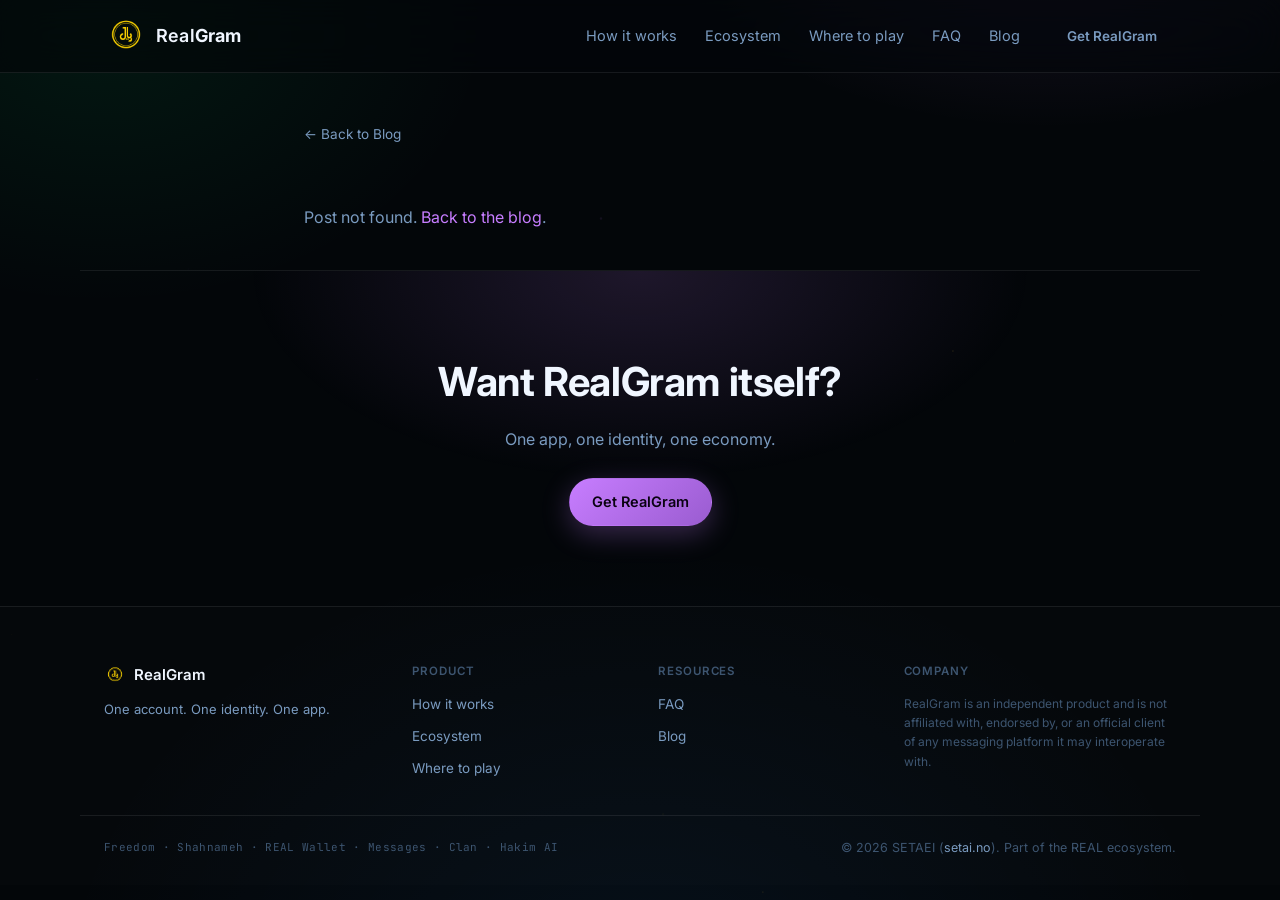
<file: blog-post.html>
<!DOCTYPE html>
<html lang="en">
<head>
<!-- Google tag (gtag.js) -->
<script async src="https://www.googletagmanager.com/gtag/js?id=G-C6DPYN2MQZ"></script>
<script>
  window.dataLayer = window.dataLayer || [];
  function gtag(){dataLayer.push(arguments);}
  gtag('js', new Date());

  gtag('config', 'G-C6DPYN2MQZ');
</script>
<meta charset="UTF-8" />
<meta http-equiv="X-UA-Compatible" content="IE=edge" />
<meta name="viewport" content="width=device-width, initial-scale=1.0" />
<title id="pageTitle">Blog — RealGram</title>
<meta name="theme-color" content="#030609" />
<link rel="icon" type="image/png" href="/favicon.png" />
<meta property="og:type" content="article" />
<meta property="og:site_name" content="RealGram" />

<link rel="preconnect" href="https://fonts.googleapis.com" />
<link rel="preconnect" href="https://fonts.gstatic.com" crossorigin />
<link href="https://fonts.googleapis.com/css2?family=Inter:wght@100;400;500;600;700&family=JetBrains+Mono:wght@400;500&display=swap" rel="stylesheet" />
<link rel="stylesheet" href="style.css" />
<style>
  .post-wrap { max-width:720px; }
  .post-date { font-size:.78rem; letter-spacing:.04em; text-transform:uppercase; color:#7A9BC0; }
  .post-cover { width:100%; border-radius:14px; margin:20px 0; display:block; }
  .post-body { font-size:1rem; line-height:1.75; color:#DDE6F0; }
  .post-body h2 { margin-top:2em; }
  .post-body a { color:#C77DFF; }
  .post-body p { margin:1em 0; }
  .post-back { display:inline-block; margin-bottom:20px; color:#7A9BC0; text-decoration:none; font-size:.85rem; }
  .post-back:hover { color:#C77DFF; }
</style>
</head>
<body>
<a class="skip-link" href="#main-content">Skip to main content</a>
<div class="bg-field" aria-hidden="true"></div>
<canvas id="cinematicDust" class="cinematic-dust" aria-hidden="true"></canvas>

<header class="site-header">
  <div class="wrap header-inner">
    <a class="brand" href="/" aria-label="RealGram home">
      <img class="brand-mark" src="/brand/realtoken.png" width="44" height="44" alt="" aria-hidden="true">
      <span class="brand-word">Real<b>Gram</b></span>
    </a>
    <button class="nav-toggle" aria-expanded="false" aria-controls="site-nav">
      <span></span><span></span><span></span>
      <span class="sr-only">Menu</span>
    </button>
    <nav id="site-nav" class="site-nav" aria-label="Main">
      <a href="/#journey">How it works</a>
      <a href="/#ecosystem">Ecosystem</a>
      <a href="/#platforms">Where to play</a>
      <a href="/faq.html">FAQ</a>
      <a href="/blog.html">Blog</a>
      <a href="/#get" class="btn btn-small">Get RealGram</a>
    </nav>
  </div>
</header>

<main id="main-content">
  <section class="wrap post-wrap" style="padding-top:48px">
    <a class="post-back" href="/blog.html">← Back to Blog</a>
    <div id="post-loading" style="color:#7A9BC0">Loading…</div>
    <div id="post-content" style="display:none">
      <span class="post-date" id="post-date"></span>
      <h1 id="post-title" style="margin:.4em 0 0"></h1>
      <img id="post-cover" class="post-cover" style="display:none" alt="">
      <div id="post-body" class="post-body"></div>
    </div>
    <div id="post-notfound" style="display:none;color:#7A9BC0;padding:40px 0">
      Post not found. <a href="/blog.html" style="color:#C77DFF">Back to the blog</a>.
    </div>
  </section>

  <section class="cta-band wrap">
    <h2>Want RealGram itself?</h2>
    <p>One app, one identity, one economy.</p>
    <div class="hero-actions center">
      <a href="/#get" class="btn btn-primary">Get RealGram</a>
    </div>
  </section>
</main>

<footer class="site-footer">
  <div class="wrap footer-grid">
    <div class="footer-col">
      <span class="footer-brand"><img class="footer-brand-mark" src="/brand/realtoken.png" alt="" loading="lazy" /> RealGram</span>
      <p class="footer-tagline">One account. One identity. One app.</p>
    </div>
    <div class="footer-col">
      <p class="footer-col-title">Product</p>
      <a href="/#journey">How it works</a>
      <a href="/#ecosystem">Ecosystem</a>
      <a href="/#platforms">Where to play</a>
    </div>
    <div class="footer-col">
      <p class="footer-col-title">Resources</p>
      <a href="/faq.html">FAQ</a>
      <a href="/blog.html">Blog</a>
    </div>
    <div class="footer-col">
      <p class="footer-col-title">Company</p>
      <p class="footer-fine">RealGram is an independent product and is not
        affiliated with, endorsed by, or an official client of any messaging
        platform it may interoperate with.</p>
    </div>
  </div>
  <div class="wrap footer-bottom">
    <p class="footer-parts">Freedom · Shahnameh · REAL Wallet · Messages · Clan · Hakim AI</p>
    <p class="footer-copy">© 2026 SETAEI (<a href="https://www.setai.no">setai.no</a>). Part of the REAL ecosystem.</p>
  </div>
</footer>

<script src="app.js"></script>
<script>
(function () {
  var esc = function (s) {
    return String(s == null ? '' : s).replace(/[&<>"']/g, function (c) {
      return { '&': '&amp;', '<': '&lt;', '>': '&gt;', '"': '&quot;', "'": '&#39;' }[c];
    });
  };
  var slug = new URLSearchParams(location.search).get('slug');
  if (!slug) {
    document.getElementById('post-loading').style.display = 'none';
    document.getElementById('post-notfound').style.display = 'block';
  } else {
    fetch('https://shahnameh.setaei.com/api/blog/posts/' + encodeURIComponent(slug))
      .then(function (r) { return r.json(); })
      .then(function (d) {
        document.getElementById('post-loading').style.display = 'none';
        if (!d || !d.status || !d.post) {
          document.getElementById('post-notfound').style.display = 'block';
          return;
        }
        var p = d.post;
        document.title = p.title + ' — RealGram';
        document.getElementById('pageTitle').textContent = p.title + ' — RealGram';
        document.getElementById('post-title').textContent = p.title;
        document.getElementById('post-date').textContent = p.published_at
          ? new Date(p.published_at).toLocaleDateString('en-US', { year: 'numeric', month: 'long', day: 'numeric' })
          : '';
        if (p.cover_image) {
          var img = document.getElementById('post-cover');
          img.src = p.cover_image;
          img.alt = esc(p.title);
          img.style.display = 'block';
        }
        // body_html is authored by the trusted admin editor (JWT-gated), not
        // public user input -- rendered as-is, same trust boundary as any
        // other admin-authored content in this ecosystem.
        document.getElementById('post-body').innerHTML = p.body_html || '';
        document.getElementById('post-content').style.display = 'block';
      })
      .catch(function () {
        document.getElementById('post-loading').style.display = 'none';
        document.getElementById('post-notfound').style.display = 'block';
      });
  }
})();
</script>
</body>
</html>
</file>
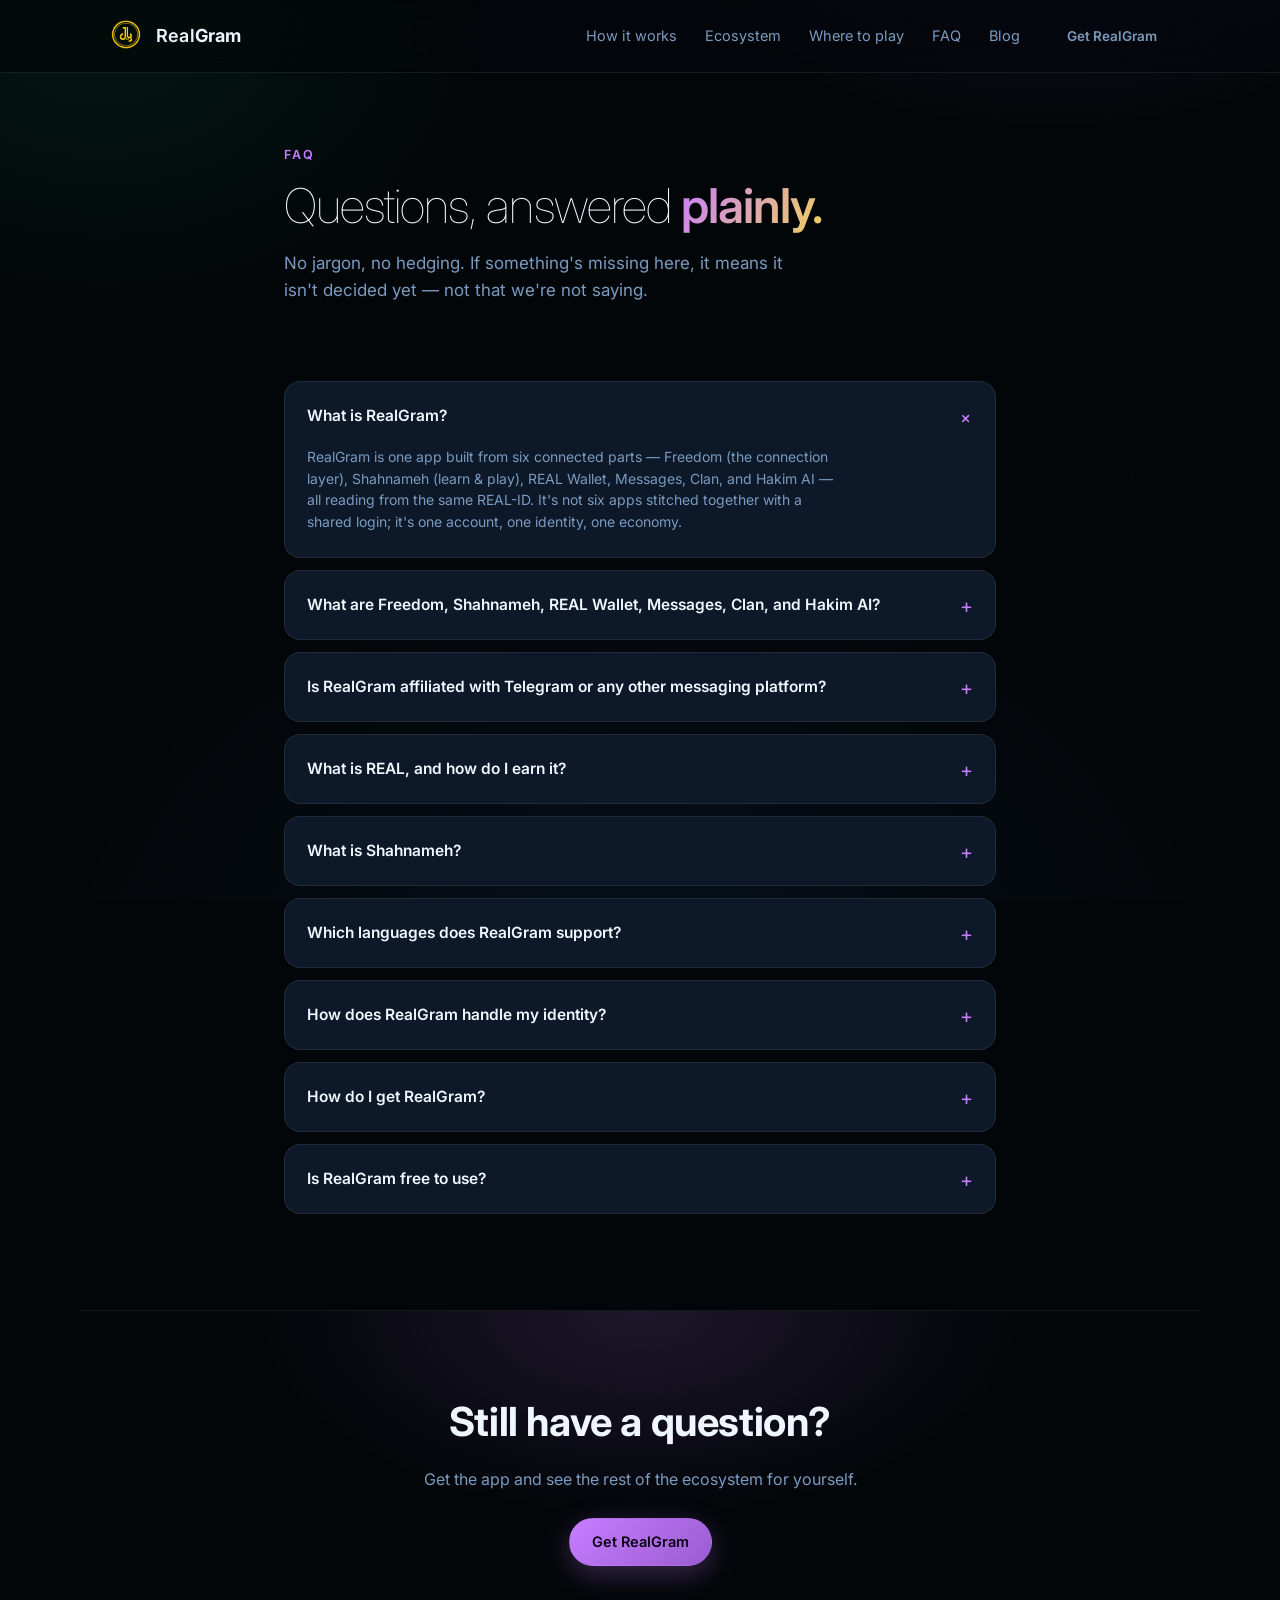
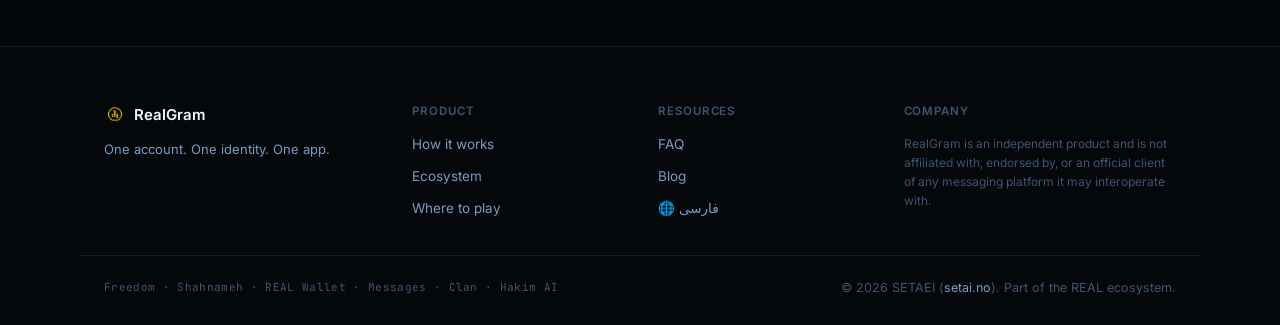
<file: faq.html>
<!DOCTYPE html>
<html lang="en">
<head>
<!-- Google tag (gtag.js) -->
<script async src="https://www.googletagmanager.com/gtag/js?id=G-C6DPYN2MQZ"></script>
<script>
  window.dataLayer = window.dataLayer || [];
  function gtag(){dataLayer.push(arguments);}
  gtag('js', new Date());

  gtag('config', 'G-C6DPYN2MQZ');
</script>
<meta charset="UTF-8" />
<meta http-equiv="X-UA-Compatible" content="IE=edge" />
<meta name="viewport" content="width=device-width, initial-scale=1.0" />
<title>FAQ — RealGram</title>
<meta name="description" content="Common questions about RealGram: what it is, how REAL is earned, how identity works, which languages are supported, and how to get the app." />
<meta name="theme-color" content="#030609" />
<link rel="canonical" href="https://realgram.no/faq.html" />
<link rel="icon" type="image/png" href="/favicon.png" />

<meta property="og:type" content="website" />
<meta property="og:title" content="FAQ — RealGram" />
<meta property="og:description" content="Common questions about RealGram, answered." />
<meta property="og:url" content="https://realgram.no/faq.html" />
<meta property="og:site_name" content="RealGram" />

<meta name="twitter:card" content="summary" />
<meta name="twitter:title" content="FAQ — RealGram" />
<meta name="twitter:description" content="Common questions about RealGram, answered." />

<link rel="preconnect" href="https://fonts.googleapis.com" />
<link rel="preconnect" href="https://fonts.gstatic.com" crossorigin />
<link href="https://fonts.googleapis.com/css2?family=Inter:wght@100;400;500;600;700&family=JetBrains+Mono:wght@400;500&display=swap" rel="stylesheet" />
<link rel="stylesheet" href="style.css" />

<script type="application/ld+json">
{
  "@context": "https://schema.org",
  "@type": "FAQPage",
  "mainEntity": [
    {
      "@type": "Question",
      "name": "What is RealGram?",
      "acceptedAnswer": { "@type": "Answer", "text": "RealGram is one app built from six connected parts — Freedom (the connection layer), Shahnameh (learn & play), REAL Wallet, Messages, Clan, and Hakim AI — all reading from the same REAL-ID. It's not six apps stitched together with a shared login; it's one account, one identity, one economy." }
    },
    {
      "@type": "Question",
      "name": "What are Freedom, Shahnameh, REAL Wallet, Messages, Clan, and Hakim AI?",
      "acceptedAnswer": { "@type": "Answer", "text": "Freedom is the connection layer that keeps RealGram online on difficult networks. Shahnameh is RealGram's game, rooted in the Persian epic of the same name. REAL Wallet holds the one balance every reward across RealGram settles into. Messages are the direct and group chats RealGram started as, verified against abuse under the hood. Clan lets you grow a group with friends under the same identity. Hakim AI is a guide you can ask when something in RealGram is unclear." }
    },
    {
      "@type": "Question",
      "name": "Is RealGram affiliated with Telegram or any other messaging platform?",
      "acceptedAnswer": { "@type": "Answer", "text": "No. RealGram is its own independent client, not a reskin or an official client of Telegram, Instagram, WhatsApp, or any other platform. It doesn't use their logos or branding, and isn't endorsed by them." }
    },
    {
      "@type": "Question",
      "name": "What is REAL, and how do I earn it?",
      "acceptedAnswer": { "@type": "Answer", "text": "REAL is the one balance every part of RealGram shares, held in your REAL Wallet. You earn it by referring friends, playing Shahnameh, and other verified actions. Nothing is credited until it's confirmed server-side — REAL is never just a number a client makes up." }
    },
    {
      "@type": "Question",
      "name": "What is Shahnameh?",
      "acceptedAnswer": { "@type": "Answer", "text": "Shahnameh is RealGram's game — a living game rooted in the Persian epic of the same name — chapters, quizzes, and a tap-to-earn loop that feeds directly into your REAL Wallet. You can reach it from inside the RealGram app, through Telegram, or straight from a browser — different doors, same RealGram experience underneath." }
    },
    {
      "@type": "Question",
      "name": "Which languages does RealGram support?",
      "acceptedAnswer": { "@type": "Answer", "text": "English, Persian (with true right-to-left layout, not a mirrored skin), Russian, and Chinese — each designed on its own terms rather than one layout with the text swapped out." }
    },
    {
      "@type": "Question",
      "name": "How does RealGram handle my identity?",
      "acceptedAnswer": { "@type": "Answer", "text": "RealGram uses REAL-ID as the account identity across the whole ecosystem — it isn't tied to a phone number, and linking an existing Telegram account is optional, never required to play or earn." }
    },
    {
      "@type": "Question",
      "name": "How do I get RealGram?",
      "acceptedAnswer": { "@type": "Answer", "text": "RealGram is live now — download it from realgram.no. It's a direct install, not distributed through a third-party app store client." }
    },
    {
      "@type": "Question",
      "name": "Is RealGram free to use?",
      "acceptedAnswer": { "@type": "Answer", "text": "Yes, RealGram is free to download and use. Earning REAL is a matter of showing up and playing, not paying." }
    }
  ]
}
</script>
</head>
<body>
<a class="skip-link" href="#main-content">Skip to main content</a>
<div class="bg-field" aria-hidden="true"></div>
<canvas id="cinematicDust" class="cinematic-dust" aria-hidden="true"></canvas>

<header class="site-header">
  <div class="wrap header-inner">
    <a class="brand" href="/" aria-label="RealGram home">
      <img class="brand-mark" src="/brand/realtoken.png" width="44" height="44" alt="" aria-hidden="true">
      <span class="brand-word">Real<b>Gram</b></span>
    </a>
    <button class="nav-toggle" aria-expanded="false" aria-controls="site-nav">
      <span></span><span></span><span></span>
      <span class="sr-only">Menu</span>
    </button>
    <nav id="site-nav" class="site-nav" aria-label="Main">
      <a href="/#journey">How it works</a>
      <a href="/#ecosystem">Ecosystem</a>
      <a href="/#platforms">Where to play</a>
      <a href="/faq.html">FAQ</a>
      <a href="/blog.html">Blog</a>
      <a href="/#get" class="btn btn-small">Get RealGram</a>
    </nav>
  </div>
</header>

<main id="main-content">
  <section class="faq-hero wrap">
    <p class="eyebrow">FAQ</p>
    <h1 class="faq-h1">Questions, answered <em>plainly.</em></h1>
    <p class="lead">No jargon, no hedging. If something's missing here, it
      means it isn't decided yet — not that we're not saying.</p>
  </section>

  <section class="faq-list wrap reveal">
    <details class="faq-item" open>
      <summary>What is RealGram?</summary>
      <p>RealGram is one app built from six connected parts — Freedom (the
        connection layer), Shahnameh (learn &amp; play), REAL Wallet,
        Messages, Clan, and Hakim AI — all reading from the same REAL-ID.
        It's not six apps stitched together with a shared login; it's one
        account, one identity, one economy.</p>
    </details>
    <details class="faq-item">
      <summary>What are Freedom, Shahnameh, REAL Wallet, Messages, Clan, and Hakim AI?</summary>
      <p><strong>Freedom</strong> is the connection layer that keeps
        RealGram online on difficult networks. <strong>Shahnameh</strong>
        is RealGram's game, rooted in the Persian epic of the same name.
        <strong>REAL Wallet</strong> holds the one balance every reward
        across RealGram settles into. <strong>Messages</strong> are the
        direct and group chats RealGram started as, verified against
        abuse under the hood.
        <strong>Clan</strong> lets you grow a group with friends under the
        same identity. <strong>Hakim AI</strong> is a guide you can ask
        when something in RealGram is unclear.</p>
    </details>
    <details class="faq-item">
      <summary>Is RealGram affiliated with Telegram or any other messaging platform?</summary>
      <p>No. RealGram is its own independent client, not a reskin or an
        official client of Telegram, Instagram, WhatsApp, or any other
        platform. It doesn't use their logos or branding, and isn't
        endorsed by them.</p>
    </details>
    <details class="faq-item">
      <summary>What is REAL, and how do I earn it?</summary>
      <p>REAL is the one balance every part of RealGram shares, held in
        your REAL Wallet. You earn it by referring friends, playing
        Shahnameh, and other verified actions. Nothing is credited until
        it's confirmed server-side — REAL is never just a number a client
        makes up.</p>
    </details>
    <details class="faq-item">
      <summary>What is Shahnameh?</summary>
      <p>Shahnameh is RealGram's game — a living game rooted in the
        Persian epic of the same name — chapters, quizzes, and a
        tap-to-earn loop that feeds directly into your REAL Wallet. You
        can reach it from inside the RealGram app, through Telegram, or
        straight from a browser — different doors, same RealGram
        experience underneath.</p>
    </details>
    <details class="faq-item">
      <summary>Which languages does RealGram support?</summary>
      <p>English, Persian (with true right-to-left layout, not a mirrored
        skin), Russian, and Chinese — each designed on its own terms
        rather than one layout with the text swapped out.</p>
    </details>
    <details class="faq-item">
      <summary>How does RealGram handle my identity?</summary>
      <p>RealGram uses REAL-ID as the account identity across the whole
        ecosystem — it isn't tied to a phone number, and linking an
        existing Telegram account is optional, never required to play or
        earn.</p>
    </details>
    <details class="faq-item">
      <summary>How do I get RealGram?</summary>
      <p>RealGram is live now — <a href="/#get">download it from
        realgram.no</a>. It's a direct install, not distributed through a
        third-party app store client.</p>
    </details>
    <details class="faq-item">
      <summary>Is RealGram free to use?</summary>
      <p>Yes, RealGram is free to download and use. Earning REAL is a
        matter of showing up and playing, not paying.</p>
    </details>
  </section>

  <section class="cta-band wrap">
    <h2>Still have a question?</h2>
    <p>Get the app and see the rest of the ecosystem for yourself.</p>
    <div class="hero-actions center">
      <a href="/#get" class="btn btn-primary">Get RealGram</a>
    </div>
  </section>
</main>

<footer class="site-footer">
  <div class="wrap footer-grid">
    <div class="footer-col">
      <span class="footer-brand"><img class="footer-brand-mark" src="/brand/realtoken.png" alt="" loading="lazy" /> RealGram</span>
      <p class="footer-tagline">One account. One identity. One app.</p>
    </div>
    <div class="footer-col">
      <p class="footer-col-title">Product</p>
      <a href="/#journey">How it works</a>
      <a href="/#ecosystem">Ecosystem</a>
      <a href="/#platforms">Where to play</a>
    </div>
    <div class="footer-col">
      <p class="footer-col-title">Resources</p>
      <a href="/faq.html">FAQ</a>
      <a href="/blog.html">Blog</a>
      <a href="/fa/faq.html" class="lang-switch" aria-label="تغییر به فارسی" title="فارسی"><span aria-hidden="true">🌐 فارسی</span></a>
    </div>
    <div class="footer-col">
      <p class="footer-col-title">Company</p>
      <p class="footer-fine">RealGram is an independent product and is not
        affiliated with, endorsed by, or an official client of any messaging
        platform it may interoperate with.</p>
    </div>
  </div>
  <div class="wrap footer-bottom">
    <p class="footer-parts">Freedom · Shahnameh · REAL Wallet · Messages · Clan · Hakim AI</p>
    <p class="footer-copy">© 2026 SETAEI (<a href="https://www.setai.no">setai.no</a>). Part of the REAL ecosystem.</p>
  </div>
</footer>

<script src="app.js"></script>
</body>
</html>
</file>
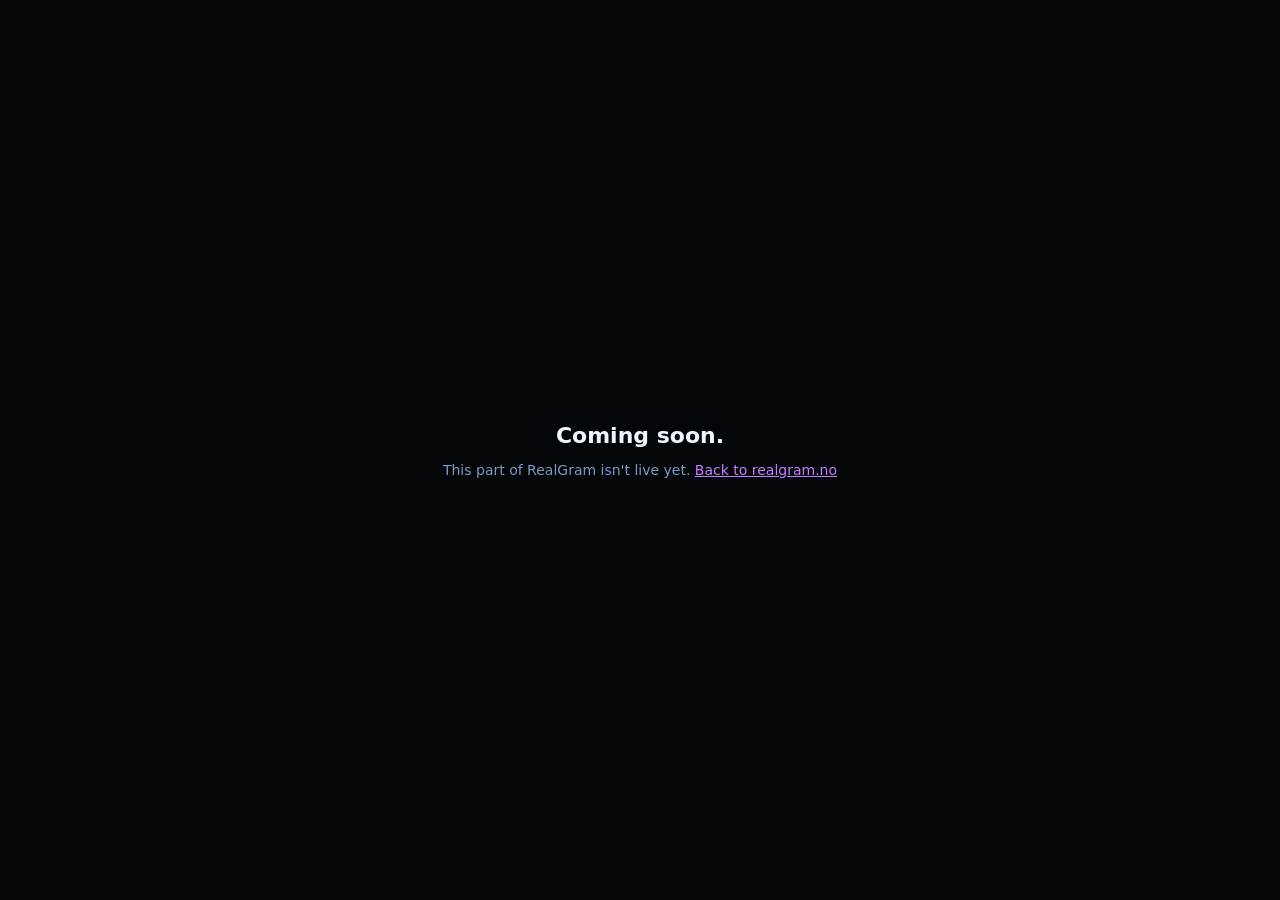
<file: soon.html>
<!DOCTYPE html>
<html lang="en">
<head>
<!-- Google tag (gtag.js) -->
<script async src="https://www.googletagmanager.com/gtag/js?id=G-C6DPYN2MQZ"></script>
<script>
  window.dataLayer = window.dataLayer || [];
  function gtag(){dataLayer.push(arguments);}
  gtag('js', new Date());

  gtag('config', 'G-C6DPYN2MQZ');
</script>
<meta charset="UTF-8" />
<meta name="viewport" content="width=device-width, initial-scale=1.0" />
<title>RealGram — coming soon</title>
<style>
  body{margin:0;min-height:100vh;display:flex;align-items:center;justify-content:center;
    background:#030609;color:#F0F6FF;font-family:Inter,system-ui,sans-serif;text-align:center;}
  div{padding:24px;}
  h1{font-size:22px;font-weight:600;margin-bottom:8px;}
  p{color:#7A9BC0;font-size:14px;}
  a{color:#C77DFF;}
</style>
</head>
<body>
<div>
  <h1>Coming soon.</h1>
  <p>This part of RealGram isn't live yet. <a href="https://realgram.no/">Back to realgram.no</a></p>
</div>
</body>
</html>
</file>
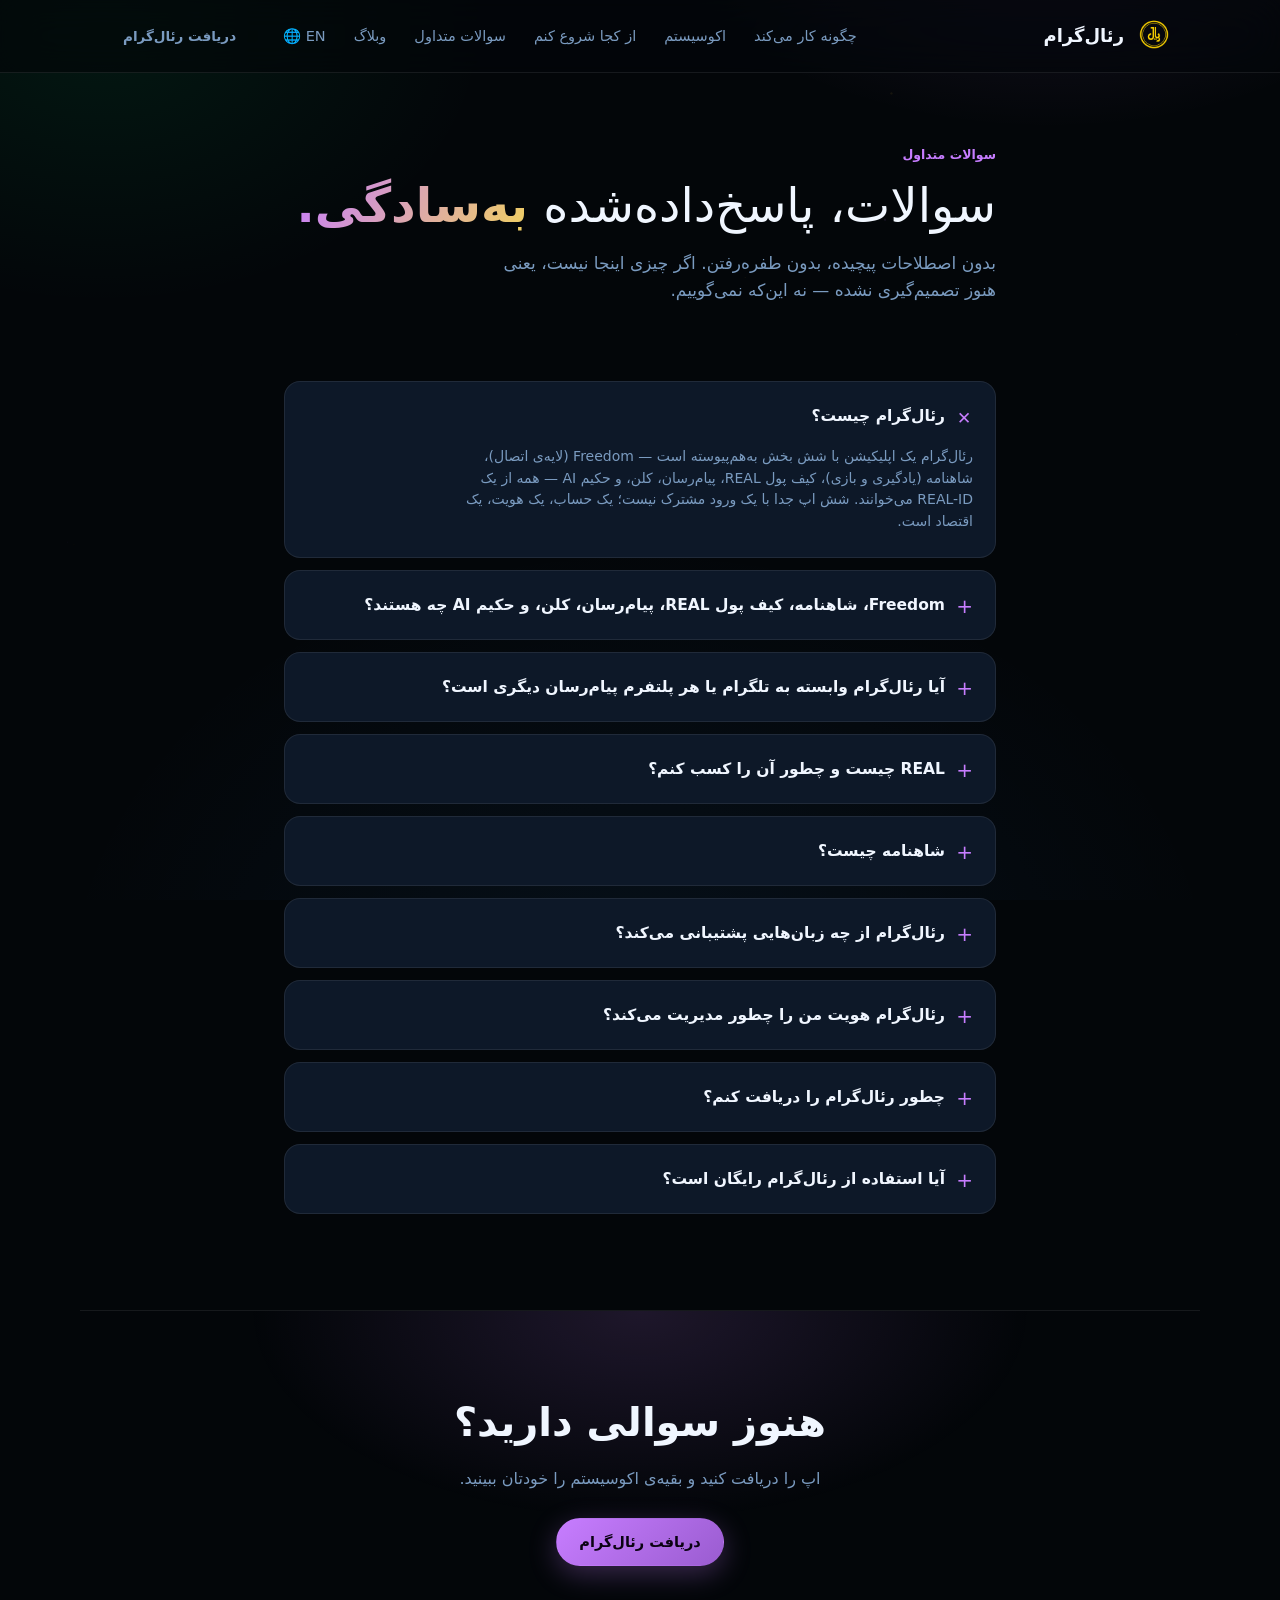
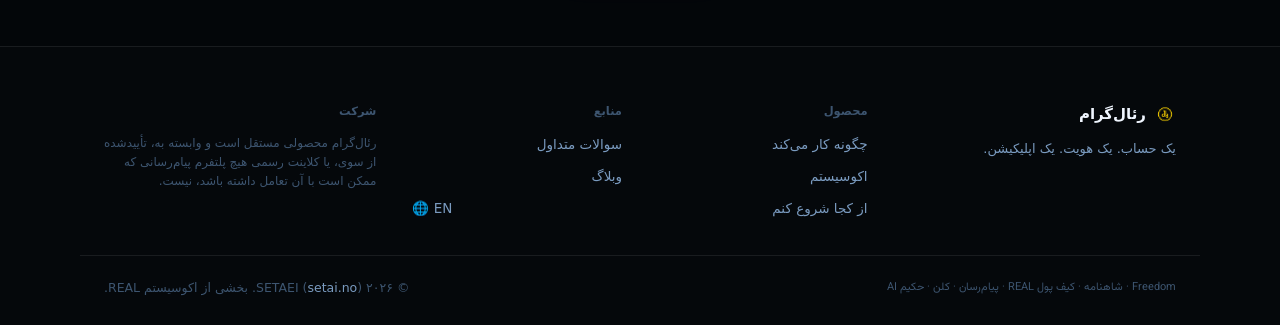
<file: fa/faq.html>
<!DOCTYPE html>
<html lang="fa" dir="rtl">
<head>
<!-- Google tag (gtag.js) -->
<script async src="https://www.googletagmanager.com/gtag/js?id=G-C6DPYN2MQZ"></script>
<script>
  window.dataLayer = window.dataLayer || [];
  function gtag(){dataLayer.push(arguments);}
  gtag('js', new Date());

  gtag('config', 'G-C6DPYN2MQZ');
</script>
<meta charset="UTF-8" />
<meta http-equiv="X-UA-Compatible" content="IE=edge" />
<meta name="viewport" content="width=device-width, initial-scale=1.0" />
<title>سوالات متداول — رئال‌گرام</title>
<meta name="description" content="سوالات رایج درباره‌ی رئال‌گرام: چیست، REAL چطور کسب می‌شود، هویت چطور کار می‌کند، چه زبان‌هایی پشتیبانی می‌شوند، و چطور اپ را دریافت کنید." />
<meta name="theme-color" content="#030609" />
<link rel="canonical" href="https://realgram.no/fa/faq.html" />
<link rel="alternate" hreflang="en" href="https://realgram.no/faq.html" />
<link rel="alternate" hreflang="fa" href="https://realgram.no/fa/faq.html" />
<link rel="alternate" hreflang="x-default" href="https://realgram.no/faq.html" />
<link rel="icon" type="image/png" href="/favicon.png" />

<meta property="og:type" content="website" />
<meta property="og:title" content="سوالات متداول — رئال‌گرام" />
<meta property="og:description" content="سوالات رایج درباره‌ی رئال‌گرام، پاسخ داده‌شده." />
<meta property="og:url" content="https://realgram.no/fa/faq.html" />
<meta property="og:site_name" content="RealGram" />
<meta property="og:locale" content="fa_IR" />

<meta name="twitter:card" content="summary" />
<meta name="twitter:title" content="سوالات متداول — رئال‌گرام" />
<meta name="twitter:description" content="سوالات رایج درباره‌ی رئال‌گرام، پاسخ داده‌شده." />

<link rel="preconnect" href="https://fonts.googleapis.com" />
<link rel="preconnect" href="https://fonts.gstatic.com" crossorigin />
<link href="https://fonts.googleapis.com/css2?family=Vazirmatn:wght@100;400;500;600;700&family=JetBrains+Mono:wght@400;500&display=swap" rel="stylesheet" />
<link rel="stylesheet" href="/style.css" />

<script type="application/ld+json">
{
  "@context": "https://schema.org",
  "@type": "FAQPage",
  "mainEntity": [
    {
      "@type": "Question",
      "name": "رئال‌گرام چیست؟",
      "acceptedAnswer": { "@type": "Answer", "text": "رئال‌گرام یک اپلیکیشن با شش بخش به‌هم‌پیوسته است — Freedom (لایه‌ی اتصال)، شاهنامه (یادگیری و بازی)، کیف پول REAL، پیام‌رسان، کلن، و حکیم AI — همه از یک REAL-ID می‌خوانند. شش اپ جدا با یک ورود مشترک نیست؛ یک حساب، یک هویت، یک اقتصاد است." }
    },
    {
      "@type": "Question",
      "name": "Freedom، شاهنامه، کیف پول REAL، پیام‌رسان، کلن، و حکیم AI چه هستند؟",
      "acceptedAnswer": { "@type": "Answer", "text": "Freedom لایه‌ی اتصالی است که رئال‌گرام را روی شبکه‌های دشوار آنلاین نگه می‌دارد. شاهنامه بازی رئال‌گرام است، ریشه‌گرفته از حماسه‌ی فارسی هم‌نام. کیف پول REAL همان موجودی‌ای است که هر پاداش در سراسر رئال‌گرام در آن مستقر می‌شود. پیام‌رسان همان گفت‌وگوهای مستقیم و گروهی‌ای است که رئال‌گرام با آن شروع شد، در پس‌زمینه در برابر سوءاستفاده تأیید می‌شود. کلن به شما اجازه می‌دهد با دوستان زیر یک هویت گروه بسازید. حکیم AI راهنمایی است که هروقت چیزی در رئال‌گرام روشن نبود می‌توانید از او بپرسید." }
    },
    {
      "@type": "Question",
      "name": "آیا رئال‌گرام وابسته به تلگرام یا هر پلتفرم پیام‌رسان دیگری است؟",
      "acceptedAnswer": { "@type": "Answer", "text": "خیر. رئال‌گرام کلاینت مستقل خودش است، نه یک پوسته یا کلاینت رسمی تلگرام، اینستاگرام، واتساپ، یا هر پلتفرم دیگری. از لوگو یا برندینگ آن‌ها استفاده نمی‌کند و از سوی آن‌ها تأیید نشده است." }
    },
    {
      "@type": "Question",
      "name": "REAL چیست و چطور آن را کسب کنم؟",
      "acceptedAnswer": { "@type": "Answer", "text": "REAL همان موجودی‌ای است که هر بخش رئال‌گرام آن را به اشتراک می‌گذارد، در کیف پول REAL شما نگه‌داری می‌شود. با دعوت دوستان، بازی شاهنامه، و دیگر اقدامات تأییدشده آن را کسب می‌کنید. هیچ‌چیز اعتبار نمی‌گیرد مگر این‌که سمت سرور تأیید شود — REAL هرگز صرفاً عددی نیست که کلاینت بسازد." }
    },
    {
      "@type": "Question",
      "name": "شاهنامه چیست؟",
      "acceptedAnswer": { "@type": "Answer", "text": "شاهنامه بازی رئال‌گرام است — یک بازی زنده ریشه‌گرفته از حماسه‌ی فارسی هم‌نام — فصل‌ها، آزمون‌ها، و یک حلقه‌ی لمس-و-کسب که مستقیم به کیف پول REAL شما می‌رسد. می‌توانید از داخل اپ رئال‌گرام، از طریق تلگرام، یا مستقیم از مرورگر به آن دسترسی داشته باشید — درهای متفاوت، همان تجربه‌ی رئال‌گرام در پس‌زمینه." }
    },
    {
      "@type": "Question",
      "name": "رئال‌گرام از چه زبان‌هایی پشتیبانی می‌کند؟",
      "acceptedAnswer": { "@type": "Answer", "text": "انگلیسی، فارسی (با چیدمان راست‌به‌چپ واقعی، نه یک پوسته‌ی آینه‌ای)، روسی، و چینی — هرکدام طراحی‌شده به شرایط خودش، نه یک چیدمان با متن جابه‌جاشده." }
    },
    {
      "@type": "Question",
      "name": "رئال‌گرام هویت من را چطور مدیریت می‌کند؟",
      "acceptedAnswer": { "@type": "Answer", "text": "رئال‌گرام از REAL-ID به‌عنوان هویت حساب در سراسر اکوسیستم استفاده می‌کند — به شماره‌ی تلفن وابسته نیست، و اتصال یک حساب تلگرام موجود اختیاری است، هرگز برای بازی یا کسب درآمد الزامی نیست." }
    },
    {
      "@type": "Question",
      "name": "چطور رئال‌گرام را دریافت کنم؟",
      "acceptedAnswer": { "@type": "Answer", "text": "رئال‌گرام همین حالا در دسترس است — از realgram.no دریافتش کنید. یک نصب مستقیم است، نه توزیع‌شده از طریق کلاینت فروشگاه اپ شخص ثالث." }
    },
    {
      "@type": "Question",
      "name": "آیا استفاده از رئال‌گرام رایگان است؟",
      "acceptedAnswer": { "@type": "Answer", "text": "بله، دریافت و استفاده از رئال‌گرام رایگان است. کسب REAL موضوع حضور و بازی‌کردن است، نه پرداخت." }
    }
  ]
}
</script>
</head>
<body>
<a class="skip-link" href="#main-content">رفتن به محتوای اصلی</a>
<div class="bg-field" aria-hidden="true"></div>
<canvas id="cinematicDust" class="cinematic-dust" aria-hidden="true"></canvas>

<header class="site-header">
  <div class="wrap header-inner">
    <a class="brand" href="/fa/" aria-label="خانه رئال‌گرام">
      <img class="brand-mark" src="/brand/realtoken.png" width="44" height="44" alt="" aria-hidden="true">
      <span class="brand-word"><b>رئال‌گرام</b></span>
    </a>
    <button class="nav-toggle" aria-expanded="false" aria-controls="site-nav">
      <span></span><span></span><span></span>
      <span class="sr-only">منو</span>
    </button>
    <nav id="site-nav" class="site-nav" aria-label="منوی اصلی">
      <a href="/fa/#journey">چگونه کار می‌کند</a>
      <a href="/fa/#ecosystem">اکوسیستم</a>
      <a href="/fa/#platforms">از کجا شروع کنم</a>
      <a href="/fa/faq.html">سوالات متداول</a>
      <a href="/fa/blog.html">وبلاگ</a>
      <a href="/faq.html" class="lang-switch" aria-label="Switch to English" title="English"><span aria-hidden="true">🌐 EN</span></a>
      <a href="/fa/#get" class="btn btn-small">دریافت رئال‌گرام</a>
    </nav>
  </div>
</header>

<main id="main-content">
  <section class="faq-hero wrap">
    <p class="eyebrow">سوالات متداول</p>
    <h1 class="faq-h1">سوالات، پاسخ‌داده‌شده <em>به‌سادگی.</em></h1>
    <p class="lead">بدون اصطلاحات پیچیده، بدون طفره‌رفتن. اگر چیزی اینجا
      نیست، یعنی هنوز تصمیم‌گیری نشده — نه این‌که نمی‌گوییم.</p>
  </section>

  <section class="faq-list wrap reveal">
    <details class="faq-item" open>
      <summary>رئال‌گرام چیست؟</summary>
      <p>رئال‌گرام یک اپلیکیشن با شش بخش به‌هم‌پیوسته است — Freedom (لایه‌ی
        اتصال)، شاهنامه (یادگیری و بازی)، کیف پول REAL، پیام‌رسان، کلن، و
        حکیم AI — همه از یک REAL-ID می‌خوانند. شش اپ جدا با یک ورود
        مشترک نیست؛ یک حساب، یک هویت، یک اقتصاد است.</p>
    </details>
    <details class="faq-item">
      <summary>Freedom، شاهنامه، کیف پول REAL، پیام‌رسان، کلن، و حکیم AI چه هستند؟</summary>
      <p><strong>Freedom</strong> لایه‌ی اتصالی است که رئال‌گرام را روی
        شبکه‌های دشوار آنلاین نگه می‌دارد. <strong>شاهنامه</strong> بازی
        رئال‌گرام است، ریشه‌گرفته از حماسه‌ی فارسی هم‌نام.
        <strong>کیف پول REAL</strong> همان موجودی‌ای است که هر پاداش در
        سراسر رئال‌گرام در آن مستقر می‌شود. <strong>پیام‌رسان</strong>
        همان گفت‌وگوهای مستقیم و گروهی‌ای است که رئال‌گرام با آن شروع شد،
        در پس‌زمینه در برابر سوءاستفاده تأیید می‌شود.
        <strong>کلن</strong> به شما اجازه می‌دهد با دوستان زیر یک هویت
        گروه بسازید. <strong>حکیم AI</strong> راهنمایی است که هروقت
        چیزی در رئال‌گرام روشن نبود می‌توانید از او بپرسید.</p>
    </details>
    <details class="faq-item">
      <summary>آیا رئال‌گرام وابسته به تلگرام یا هر پلتفرم پیام‌رسان دیگری است؟</summary>
      <p>خیر. رئال‌گرام کلاینت مستقل خودش است، نه یک پوسته یا کلاینت
        رسمی تلگرام، اینستاگرام، واتساپ، یا هر پلتفرم دیگری. از لوگو یا
        برندینگ آن‌ها استفاده نمی‌کند و از سوی آن‌ها تأیید نشده است.</p>
    </details>
    <details class="faq-item">
      <summary>REAL چیست و چطور آن را کسب کنم؟</summary>
      <p>REAL همان موجودی‌ای است که هر بخش رئال‌گرام آن را به اشتراک
        می‌گذارد، در کیف پول REAL شما نگه‌داری می‌شود. با دعوت دوستان،
        بازی شاهنامه، و دیگر اقدامات تأییدشده آن را کسب می‌کنید.
        هیچ‌چیز اعتبار نمی‌گیرد مگر این‌که سمت سرور تأیید شود — REAL
        هرگز صرفاً عددی نیست که کلاینت بسازد.</p>
    </details>
    <details class="faq-item">
      <summary>شاهنامه چیست؟</summary>
      <p>شاهنامه بازی رئال‌گرام است — یک بازی زنده ریشه‌گرفته از حماسه‌ی
        فارسی هم‌نام — فصل‌ها، آزمون‌ها، و یک حلقه‌ی لمس-و-کسب که
        مستقیم به کیف پول REAL شما می‌رسد. می‌توانید از داخل اپ
        رئال‌گرام، از طریق تلگرام، یا مستقیم از مرورگر به آن دسترسی
        داشته باشید — درهای متفاوت، همان تجربه‌ی رئال‌گرام در پس‌زمینه.</p>
    </details>
    <details class="faq-item">
      <summary>رئال‌گرام از چه زبان‌هایی پشتیبانی می‌کند؟</summary>
      <p>انگلیسی، فارسی (با چیدمان راست‌به‌چپ واقعی، نه یک پوسته‌ی
        آینه‌ای)، روسی، و چینی — هرکدام طراحی‌شده به شرایط خودش، نه یک
        چیدمان با متن جابه‌جاشده.</p>
    </details>
    <details class="faq-item">
      <summary>رئال‌گرام هویت من را چطور مدیریت می‌کند؟</summary>
      <p>رئال‌گرام از REAL-ID به‌عنوان هویت حساب در سراسر اکوسیستم
        استفاده می‌کند — به شماره‌ی تلفن وابسته نیست، و اتصال یک حساب
        تلگرام موجود اختیاری است، هرگز برای بازی یا کسب درآمد الزامی
        نیست.</p>
    </details>
    <details class="faq-item">
      <summary>چطور رئال‌گرام را دریافت کنم؟</summary>
      <p>رئال‌گرام همین حالا در دسترس است — <a href="/fa/#get">از
        realgram.no دریافتش کنید</a>. یک نصب مستقیم است، نه توزیع‌شده از
        طریق کلاینت فروشگاه اپ شخص ثالث.</p>
    </details>
    <details class="faq-item">
      <summary>آیا استفاده از رئال‌گرام رایگان است؟</summary>
      <p>بله، دریافت و استفاده از رئال‌گرام رایگان است. کسب REAL موضوع
        حضور و بازی‌کردن است، نه پرداخت.</p>
    </details>
  </section>

  <section class="cta-band wrap">
    <h2>هنوز سوالی دارید؟</h2>
    <p>اپ را دریافت کنید و بقیه‌ی اکوسیستم را خودتان ببینید.</p>
    <div class="hero-actions center">
      <a href="/fa/#get" class="btn btn-primary">دریافت رئال‌گرام</a>
    </div>
  </section>
</main>

<footer class="site-footer">
  <div class="wrap footer-grid">
    <div class="footer-col">
      <span class="footer-brand"><img class="footer-brand-mark" src="/brand/realtoken.png" alt="" loading="lazy" /> رئال‌گرام</span>
      <p class="footer-tagline">یک حساب. یک هویت. یک اپلیکیشن.</p>
    </div>
    <div class="footer-col">
      <p class="footer-col-title">محصول</p>
      <a href="/fa/#journey">چگونه کار می‌کند</a>
      <a href="/fa/#ecosystem">اکوسیستم</a>
      <a href="/fa/#platforms">از کجا شروع کنم</a>
    </div>
    <div class="footer-col">
      <p class="footer-col-title">منابع</p>
      <a href="/fa/faq.html">سوالات متداول</a>
      <a href="/fa/blog.html">وبلاگ</a>
      <a href="/faq.html" class="lang-switch" aria-label="Switch to English" title="English"><span aria-hidden="true">🌐 EN</span></a>
    </div>
    <div class="footer-col">
      <p class="footer-col-title">شرکت</p>
      <p class="footer-fine">رئال‌گرام محصولی مستقل است و وابسته به،
        تأییدشده از سوی، یا کلاینت رسمی هیچ پلتفرم پیام‌رسانی که ممکن است
        با آن تعامل داشته باشد، نیست.</p>
    </div>
  </div>
  <div class="wrap footer-bottom">
    <p class="footer-parts">Freedom · شاهنامه · کیف پول REAL · پیام‌رسان · کلن · حکیم AI</p>
    <p class="footer-copy">© ۲۰۲۶ SETAEI (<a href="https://www.setai.no">setai.no</a>). بخشی از اکوسیستم REAL.</p>
  </div>
</footer>

<script src="/app.js"></script>
</body>
</html>
</file>
<file: style.css>
/* RealGram — realgram.no
   Token system extends the shipped REAL ecosystem design system
   (mobile-app/DESIGN_SYSTEM.md, docs/realgram/BRAND.md). Do not introduce
   colors outside this set. */

:root{
  --void:#030609;
  --base:#070D18;
  --surface:#0D1828;
  --elevated:#111F35;

  --purple:#C77DFF;
  --purple-dim:#9A5CD0;
  --emerald:#00E87A;
  --blue:#3399FF;
  --gold:#D4AF37;
  --gold-light:#F0D060;

  --text-primary:#F0F6FF;
  --text-secondary:#7A9BC0;
  --text-muted:#3D5570;

  --glass-bg:rgba(13,24,40,0.72);
  --glass-border:rgba(255,255,255,0.08);

  --radius-lg:16px;
  --radius-xl:20px;
  --radius-full:9999px;

  --font-display:'Inter',system-ui,-apple-system,sans-serif;
  --font-mono:'JetBrains Mono',ui-monospace,monospace;

  --wrap:1120px;
}

*,*::before,*::after{box-sizing:border-box;margin:0;padding:0;}

html{scroll-behavior:smooth;}
@media (prefers-reduced-motion:reduce){
  html{scroll-behavior:auto;}
  *,*::before,*::after{animation-duration:0.01ms !important;animation-iteration-count:1 !important;transition-duration:0.01ms !important;}
}

body{
  background:var(--void);
  color:var(--text-primary);
  font-family:var(--font-display);
  font-size:16px;
  line-height:1.55;
  -webkit-font-smoothing:antialiased;
  overflow-x:hidden;
}

.sr-only{position:absolute;width:1px;height:1px;overflow:hidden;clip:rect(0 0 0 0);white-space:nowrap;}

.skip-link{
  position:absolute;top:-100%;left:16px;z-index:200;
  background:var(--elevated);color:var(--text-primary);
  padding:10px 16px;border-radius:8px;
}
.skip-link:focus{top:16px;}

a{color:inherit;text-decoration:none;}
:focus-visible{outline:2px solid var(--purple);outline-offset:3px;border-radius:4px;}

.wrap{max-width:var(--wrap);margin:0 auto;padding:0 24px;}
.center{text-align:center;margin-left:auto;margin-right:auto;}

.bg-field{
  position:fixed;inset:-10% 0 0 0;z-index:-2;will-change:transform;
  background:
    radial-gradient(720px 480px at 82% -8%, rgba(199,125,255,0.16), transparent 62%),
    radial-gradient(640px 460px at 8% 12%, rgba(0,232,122,0.08), transparent 60%),
    radial-gradient(900px 700px at 50% 110%, rgba(51,153,255,0.07), transparent 65%),
    var(--void);
}

/* Ambient gold dust — ported from Shahnameh's own cinematic.js so the site
   and the game read as one world. Driven entirely by app.js; opacity
   starts at 0 and breathes in on load. */
.cinematic-dust{
  position:fixed;inset:0;z-index:-1;
  width:100%;height:100%;pointer-events:none;opacity:0;
}
@media (prefers-reduced-motion:reduce){
  .cinematic-dust{display:none;}
}

/* ---------- generic scroll reveal (section headers, card grids) ---------- */
.reveal{
  opacity:0;transform:translateY(18px) scale(0.985);filter:brightness(0.85);
  transition:opacity 700ms ease, transform 700ms ease, filter 700ms ease;
}
.reveal.in-view{opacity:1;transform:none;filter:none;}
@media (prefers-reduced-motion:reduce){
  .reveal{opacity:1;transform:none;filter:none;}
}

/* ---------- header ---------- */
.site-header{
  position:sticky;top:0;z-index:100;
  background:rgba(3,6,9,0.7);
  backdrop-filter:blur(20px) saturate(180%);
  -webkit-backdrop-filter:blur(20px) saturate(180%);
  border-bottom:1px solid var(--glass-border);
}
.header-inner{
  display:flex;align-items:center;justify-content:space-between;
  height:72px;
}
.brand{display:flex;align-items:center;gap:8px;}
.brand-mark{width:44px;height:44px;flex:none;object-fit:cover;border-radius:50%;}
.brand-word{font-weight:600;font-size:18px;letter-spacing:0.01em;}
.brand-word b{font-weight:700;}

.site-nav{display:flex;align-items:center;gap:28px;font-size:14.5px;color:var(--text-secondary);}
.site-nav a:not(.btn):hover{color:var(--text-primary);}

.nav-toggle{
  display:none;flex-direction:column;justify-content:center;gap:5px;
  width:36px;height:36px;background:none;border:none;cursor:pointer;
}
.nav-toggle span{display:block;width:20px;height:2px;background:var(--text-primary);border-radius:2px;}

.btn{
  display:inline-flex;align-items:center;justify-content:center;
  padding:12px 22px;border-radius:var(--radius-full);
  font-weight:600;font-size:14.5px;
  border:1px solid transparent;
  transition:transform 160ms ease, box-shadow 160ms ease, background 160ms ease;
}
.btn:active{transform:scale(0.97);}
.btn-primary{
  background:linear-gradient(135deg,var(--purple),var(--purple-dim));
  color:#0A0212;
  box-shadow:0 8px 28px rgba(199,125,255,0.28);
}
.btn-primary:hover{box-shadow:0 10px 34px rgba(199,125,255,0.4);}
.btn-ghost{border-color:var(--glass-border);color:var(--text-primary);}
.btn-ghost:hover{border-color:rgba(255,255,255,0.22);}
.btn-small{padding:9px 18px;font-size:13.5px;}

/* ---------- hero ---------- */
.hero{
  display:grid;grid-template-columns:1.05fr 0.95fr;gap:56px;align-items:center;
  padding:88px 24px 96px;
}
.eyebrow{
  font-size:12.5px;font-weight:600;letter-spacing:0.14em;text-transform:uppercase;
  color:var(--purple);margin-bottom:16px;
}
h1{
  font-size:clamp(38px,5.6vw,64px);font-weight:100;line-height:1.04;letter-spacing:-0.02em;
  margin-bottom:22px;
}
h1 em{
  font-style:normal;font-weight:600;color:transparent;
  background:linear-gradient(120deg,var(--purple),var(--gold-light));
  -webkit-background-clip:text;background-clip:text;
}
.lead{font-size:17px;color:var(--text-secondary);max-width:46ch;margin-bottom:30px;}
.hero-actions{display:flex;gap:14px;flex-wrap:wrap;}
.hero-actions.center{justify-content:center;margin-top:26px;}

.trust-row{
  list-style:none;display:flex;gap:22px;flex-wrap:wrap;
  margin-top:34px;padding-top:24px;border-top:1px solid var(--glass-border);
  font-size:13px;color:var(--text-muted);font-family:var(--font-mono);
}

/* ---------- hero phone ---------- */
.hero-stage{display:flex;justify-content:center;}
.phone{
  width:320px;height:640px;border-radius:40px;position:relative;overflow:hidden;
  background:var(--base);border:1.5px solid rgba(255,255,255,0.1);
  box-shadow:0 0 0 1px rgba(0,0,0,0.6), 0 50px 100px rgba(0,0,0,0.6);
  display:flex;flex-direction:column;
}
.notch{
  position:absolute;top:14px;left:50%;transform:translateX(-50%);
  width:110px;height:26px;background:#000;border-radius:16px;z-index:5;
}
.phone-head{
  display:flex;align-items:center;gap:8px;padding:56px 22px 14px;
  border-bottom:1px solid var(--glass-border);
}
.ph-mark{width:18px;height:18px;stroke:var(--purple);}
.phone-head span{font-weight:600;font-size:14.5px;}

.phone-body{
  flex:1;position:relative;padding:20px;display:flex;flex-direction:column;gap:10px;
}
.bubble{
  max-width:78%;padding:10px 14px;border-radius:16px;font-size:13.5px;line-height:1.4;
}
.bubble-in{
  align-self:flex-start;background:var(--surface);border:1px solid var(--glass-border);
  border-bottom-left-radius:4px;color:var(--text-primary);
}
.bubble-out{
  align-self:flex-end;background:linear-gradient(135deg,var(--purple),var(--purple-dim));
  border-bottom-right-radius:4px;color:#12041F;font-weight:500;
}

.tap-target{
  margin:auto auto 8px;width:84px;height:84px;border-radius:50%;
  background:var(--surface);border:2px solid var(--gold);cursor:pointer;
  display:flex;align-items:center;justify-content:center;position:relative;
  transition:transform 140ms cubic-bezier(.2,.8,.2,1);
}
.tap-target:active{transform:scale(0.93);}
.tap-label{font-family:var(--font-mono);font-size:11px;letter-spacing:0.1em;color:var(--gold-light);}
.tap-ring{
  position:absolute;inset:-10px;border-radius:50%;border:1.5px solid rgba(212,175,55,0.35);
  animation:pulse-ring 2.4s ease-out infinite;
}
@keyframes pulse-ring{
  0%{transform:scale(0.9);opacity:0.7;}
  80%{transform:scale(1.25);opacity:0;}
  100%{opacity:0;}
}

.earn-toast{
  position:absolute;left:50%;bottom:118px;transform:translate(-50%,10px);
  font-family:var(--font-mono);font-weight:600;font-size:20px;color:var(--gold-light);
  opacity:0;pointer-events:none;text-shadow:0 0 20px rgba(212,175,55,0.55);
  transition:opacity 220ms ease, transform 220ms ease;
}
.earn-toast span{font-size:12px;color:var(--gold);letter-spacing:0.08em;}
.earn-toast.show{opacity:1;transform:translate(-50%,-12px);}

.burst-particle{
  position:absolute;left:50%;bottom:160px;width:5px;height:5px;border-radius:50%;
  background:var(--gold-light);pointer-events:none;
}

/* ---------- blend ---------- */
.blend{padding:88px 24px;}
.blend h2{font-size:clamp(26px,3.4vw,36px);font-weight:700;margin:8px 0 14px;letter-spacing:-0.01em;}
.blend .lead{max-width:52ch;margin:0 auto 52px;}

.blend-grid{display:grid;grid-template-columns:repeat(4,1fr);gap:18px;}
.blend-grid-6{grid-template-columns:repeat(3,1fr);}
.blend-card{
  background:var(--surface);border:1px solid var(--glass-border);border-radius:var(--radius-xl);
  padding:26px 22px;position:relative;overflow:hidden;
}
.blend-card::before{
  content:"";position:absolute;inset:0;
  background:linear-gradient(160deg,color-mix(in srgb, var(--accent) 14%, transparent), transparent 60%);
  pointer-events:none;
}
.blend-card svg{width:26px;height:26px;stroke:var(--accent);margin-bottom:16px;}
.blend-card h3{font-size:17px;font-weight:600;margin-bottom:4px;}
.blend-card .role{
  font-family:var(--font-mono);font-size:11.5px;color:var(--accent);
  letter-spacing:0.04em;margin-bottom:12px;
}
.blend-card p:last-child{font-size:13.5px;color:var(--text-secondary);}
.blend-card.is-you{border-color:color-mix(in srgb, var(--accent) 45%, var(--glass-border));}

/* ---------- stats strip (real numbers only) ---------- */
.stats-strip{
  display:flex;justify-content:center;gap:56px;flex-wrap:wrap;
  padding:8px 24px 32px;
}
.stat-item{display:flex;flex-direction:column;align-items:center;gap:4px;}
.stat-num{font-family:var(--font-mono);font-size:clamp(26px,3.2vw,36px);font-weight:700;color:var(--purple);}
.stat-label{font-size:12.5px;color:var(--text-secondary);}
[dir="rtl"] .stat-num{ font-family:'Vazirmatn', Inter, sans-serif; }

/* ---------- journey (the connecting-thread signature) ---------- */
.journey{padding:40px 24px 100px;position:relative;}
.journey h2{font-size:clamp(26px,3.4vw,36px);font-weight:700;margin:8px 0 14px;letter-spacing:-0.01em;}
.journey .lead{max-width:52ch;margin:0 auto 64px;}

.thread-rail{
  position:absolute;left:31px;top:220px;bottom:64px;width:2px;
  background:linear-gradient(180deg,#00E87A 0%,#D4AF37 50%,#C77DFF 100%);
  opacity:0.55;
}
.thread-pulse{
  position:absolute;left:50%;top:-6px;transform:translateX(-50%);
  width:8px;height:8px;border-radius:50%;background:var(--text-primary);
  box-shadow:0 0 12px 3px rgba(240,246,255,0.7);
  animation:thread-travel 5.5s cubic-bezier(.3,.1,.2,1) infinite;
}
@keyframes thread-travel{
  0%{top:-2%;opacity:0;}
  8%{opacity:1;}
  92%{opacity:1;}
  100%{top:100%;opacity:0;}
}

.waypoints{list-style:none;position:relative;}
.waypoint{
  display:grid;grid-template-columns:64px 1fr;gap:24px;
  padding-bottom:56px;
  opacity:0;transform:translateY(16px);
  transition:opacity 600ms ease, transform 600ms ease;
}
.waypoint.in-view{opacity:1;transform:none;}
@media (prefers-reduced-motion:reduce){
  .waypoint{opacity:1;transform:none;}
}
.waypoint:last-child{padding-bottom:0;}
.waypoint-node{
  width:64px;height:64px;border-radius:50%;flex:none;
  background:var(--surface);border:1.5px solid color-mix(in srgb, var(--accent) 55%, var(--glass-border));
  box-shadow:0 0 0 6px var(--void), 0 0 26px color-mix(in srgb, var(--accent) 35%, transparent);
  display:flex;align-items:center;justify-content:center;
}
.waypoint-index{font-family:var(--font-mono);font-size:14px;font-weight:600;color:var(--accent);}
.waypoint-body{padding-top:8px;}
.waypoint-body .eyebrow{color:var(--accent);margin-bottom:10px;}
.waypoint-body h3{font-size:20px;font-weight:600;line-height:1.3;margin-bottom:10px;max-width:46ch;}
.waypoint-body p:last-child{font-size:14.5px;color:var(--text-secondary);max-width:52ch;}

/* ---------- platforms ---------- */
.platforms{padding:20px 24px 96px;}
.platforms h2{font-size:clamp(26px,3.4vw,36px);font-weight:700;margin:8px 0 14px;letter-spacing:-0.01em;}
.platforms .lead{max-width:52ch;margin:0 auto 48px;}
.platform-grid{display:grid;grid-template-columns:repeat(3,1fr);gap:20px;}
.platform-card{
  background:var(--surface);border:1px solid var(--glass-border);border-radius:var(--radius-xl);
  padding:26px 24px;border-top:2px solid var(--accent);
}
.platform-tag{
  font-family:var(--font-mono);font-size:11px;letter-spacing:0.08em;text-transform:uppercase;
  color:var(--accent);margin-bottom:14px;
}
.platform-card h3{font-size:17px;font-weight:600;margin-bottom:10px;}
.platform-card p:not(.platform-tag){font-size:13.5px;color:var(--text-secondary);margin-bottom:14px;}
.platform-link{font-size:13.5px;font-weight:600;color:var(--accent);}
.platform-link:hover{text-decoration:underline;}

/* ---------- locale ---------- */
.locale{padding:20px 24px 96px;}
.locale h2{font-size:clamp(26px,3.4vw,36px);font-weight:700;margin:8px 0 14px;letter-spacing:-0.01em;}
.locale .lead{max-width:50ch;margin:0 auto 48px;}
.locale-grid{display:grid;grid-template-columns:repeat(4,1fr);gap:16px;}
.locale-card{
  background:var(--surface);border:1px solid var(--glass-border);border-radius:var(--radius-lg);
  padding:22px 20px;
}
.locale-name{font-size:20px;font-weight:600;margin-bottom:10px;}
.locale-desc{font-size:13px;color:var(--text-secondary);line-height:1.5;}

/* ---------- FAQ page ---------- */
.faq-hero{padding:72px 24px 24px;max-width:760px;}
.faq-h1{
  font-size:clamp(32px,4.4vw,48px);font-weight:100;line-height:1.08;letter-spacing:-0.02em;
  margin-bottom:18px;
}
.faq-h1 em{
  font-style:normal;font-weight:600;color:transparent;
  background:linear-gradient(120deg,var(--purple),var(--gold-light));
  -webkit-background-clip:text;background-clip:text;
}
.faq-list{padding:24px 24px 96px;max-width:760px;display:grid;gap:12px;}
.faq-item{
  background:var(--surface);border:1px solid var(--glass-border);border-radius:var(--radius-lg);
  padding:4px 22px;
}
.faq-item summary{
  list-style:none;cursor:pointer;padding:18px 28px 18px 0;position:relative;
  font-size:15.5px;font-weight:600;color:var(--text-primary);
}
.faq-item summary::-webkit-details-marker{display:none;}
.faq-item summary::after{
  content:"+";position:absolute;right:0;top:16px;font-size:20px;font-weight:400;
  color:var(--purple);transition:transform 200ms ease;
}
.faq-item[open] summary::after{transform:rotate(45deg);}
.faq-item p{font-size:14px;color:var(--text-secondary);padding-bottom:20px;max-width:60ch;}

/* ---------- cta band ---------- */
.cta-band{
  padding:80px 24px;text-align:center;
  background:radial-gradient(560px 300px at 50% 0%, rgba(199,125,255,0.14), transparent 70%);
  border-top:1px solid var(--glass-border);
}
.cta-band h2{font-size:clamp(28px,3.6vw,40px);font-weight:700;margin-bottom:14px;letter-spacing:-0.01em;}
.cta-band p{color:var(--text-secondary);max-width:52ch;margin:0 auto;}

.platform-downloads{
  display:flex;justify-content:center;gap:16px;flex-wrap:wrap;margin-top:34px;
}
.platform-dl-btn{
  display:flex;align-items:center;gap:12px;padding:14px 22px;
  background:var(--surface);border:1.5px solid var(--glass-border);border-radius:var(--radius-lg);
  color:var(--text-primary);min-width:190px;text-align:start;
  transition:border-color 160ms ease, transform 160ms ease;
}
a.platform-dl-btn:hover{border-color:rgba(199,125,255,0.5);transform:translateY(-2px);}
.platform-dl-btn svg{width:26px;height:26px;flex:none;stroke:var(--purple);fill:none;stroke-width:1.6;stroke-linecap:round;stroke-linejoin:round;}
.platform-dl-text{display:flex;flex-direction:column;gap:2px;}
.platform-dl-name{font-weight:600;font-size:14.5px;}
.platform-dl-version{font-family:var(--font-mono);font-size:11.5px;color:var(--text-muted);}
.platform-dl-btn.is-disabled{opacity:0.45;cursor:not-allowed;}
.platform-dl-btn.is-disabled svg{stroke:var(--text-muted);}
[dir="rtl"] .platform-dl-version{ font-family:'Vazirmatn', Inter, sans-serif; }

/* ---------- footer ---------- */
.site-footer{border-top:1px solid var(--glass-border);background:rgba(255,255,255,0.012);}
.footer-grid{
  display:grid;grid-template-columns:1.3fr 1fr 1fr 1.3fr;gap:36px;
  padding:56px 24px 36px;
}
.footer-col{display:flex;flex-direction:column;gap:11px;}
.footer-col a{font-size:13.5px;color:var(--text-secondary);}
.footer-col a:hover{color:var(--text-primary);}
.footer-col-title{
  font-size:11.5px;font-weight:600;letter-spacing:0.08em;text-transform:uppercase;
  color:var(--text-muted);margin-bottom:2px;
}
.footer-brand{display:flex;align-items:center;gap:8px;font-weight:600;font-size:15px;color:var(--text-primary);}
.footer-brand-mark{width:22px;height:22px;border-radius:50%;object-fit:cover;flex:none;}
.footer-tagline{font-size:13px;color:var(--text-secondary);margin-top:2px;max-width:34ch;}
.footer-fine{font-size:12px;color:var(--text-muted);line-height:1.6;}
.footer-bottom{
  display:flex;align-items:center;justify-content:space-between;flex-wrap:wrap;gap:12px;
  padding:22px 24px 28px;border-top:1px solid var(--glass-border);
}
.footer-parts{
  font-family:var(--font-mono);font-size:11px;letter-spacing:0.03em;
  color:var(--text-muted);
}
.footer-copy{font-size:12.5px;color:var(--text-muted);}
.footer-copy a{color:var(--text-secondary);}
.footer-copy a:hover{color:var(--text-primary);}
@media (max-width:760px){
  .footer-grid{grid-template-columns:1fr 1fr;}
}
@media (max-width:480px){
  .footer-grid{grid-template-columns:1fr;text-align:center;}
  .footer-col{align-items:center;}
  .footer-bottom{flex-direction:column;text-align:center;justify-content:center;}
}

/* ---------- responsive ---------- */
@media (max-width:920px){
  .hero{grid-template-columns:1fr;padding-top:56px;}
  .hero-stage{order:-1;}
  .phone{width:260px;height:520px;}
  .blend-grid{grid-template-columns:repeat(2,1fr);}
  .blend-grid-6{grid-template-columns:repeat(2,1fr);}
  .platform-grid{grid-template-columns:1fr;}
  .locale-grid{grid-template-columns:repeat(2,1fr);}
}

@media (max-width:640px){
  .nav-toggle{display:flex;}
  .site-nav{
    position:absolute;top:72px;left:0;right:0;
    background:rgba(7,13,24,0.98);border-bottom:1px solid var(--glass-border);
    flex-direction:column;align-items:flex-start;gap:0;padding:8px 24px 20px;
    display:none;
  }
  .site-nav.open{display:flex;}
  .site-nav a:not(.btn){width:100%;padding:14px 0;border-bottom:1px solid var(--glass-border);}
  .site-nav .btn{margin-top:14px;}
  .blend-grid{grid-template-columns:1fr;}
  .blend-grid-6{grid-template-columns:1fr;}
  .locale-grid{grid-template-columns:1fr;}
  .trust-row{flex-direction:column;gap:8px;}
  .waypoint{grid-template-columns:48px 1fr;gap:16px;}
  .waypoint-node{width:48px;height:48px;}
  .thread-rail{left:23px;}
}

/* ---------- RTL (Persian) ---------- */
/* Deliberately NOT touching grid-template-columns or `order` on .hero/
   .waypoint: CSS Grid already mirrors column tracks automatically under
   direction:rtl (inherited from the <html dir="rtl">) while keeping each
   track's own defined size -- adding a manual column swap ON TOP of that
   double-flips it (e.g. the 64px node column and 1fr text column traded
   sizes, squeezing waypoint text into 64px). Fixed 2026-07-21 after
   Khabat reported the journey section broken. Only true physical
   (non-logical) properties -- left/right, transform -- need overrides
   here, since `direction` doesn't retroactively fix those. */
[dir="rtl"]{
  font-family:'Vazirmatn', Inter, -apple-system, Helvetica, Arial, sans-serif;
}
[dir="rtl"] .thread-rail{ left:auto; right:31px; }
[dir="rtl"] .thread-pulse{ left:auto; right:50%; transform:translateX(50%); }
[dir="rtl"] .lang-switch{ direction:ltr; }

/* Typography fixes, 2026-07-22 (Khabat: "header og titels ser rotete
   ut"). Root cause: several rules below apply Latin-typography habits
   that actively break Perso-Arabic script instead of just looking
   suboptimal on it --
     - letter-spacing (positive OR negative) forces gaps between letters
       that need to touch to render their correct joined glyph form;
       wide tracking on .eyebrow was rendering Persian words as strings
       of isolated-form letters instead of connected script.
     - font-weight:100 at h1's large display size reads as broken/
       disconnected in Arabic-script fonts, which lean on stroke weight
       for legibility far more than Latin does.
     - font-family:var(--font-mono) (JetBrains Mono, Latin-only) on
       .trust-row/.footer-parts silently falls back to a *different*,
       unstyled system font for every Persian character in that text
       while Latin words stay in the mono font -- two mismatched
       typefaces stitched into one line. */
[dir="rtl"] .eyebrow,
[dir="rtl"] .platform-tag,
[dir="rtl"] .footer-col-title{ letter-spacing:normal; text-transform:none; }
[dir="rtl"] h1,
[dir="rtl"] .faq-h1{ letter-spacing:normal; font-weight:500; }
[dir="rtl"] .blend h2,
[dir="rtl"] .journey h2,
[dir="rtl"] .platforms h2,
[dir="rtl"] .locale h2,
[dir="rtl"] .cta-band h2{ letter-spacing:normal; }
[dir="rtl"] .brand-word{ letter-spacing:normal; }
[dir="rtl"] .trust-row,
[dir="rtl"] .footer-parts,
[dir="rtl"] .blend-card .role,
[dir="rtl"] .platform-tag,
[dir="rtl"] .tap-label{ font-family:'Vazirmatn', Inter, sans-serif; letter-spacing:normal; }

@media (max-width:640px){
  [dir="rtl"] .thread-rail{ right:23px; }
  [dir="rtl"] .site-nav{ align-items:flex-end; }
}
</file>
